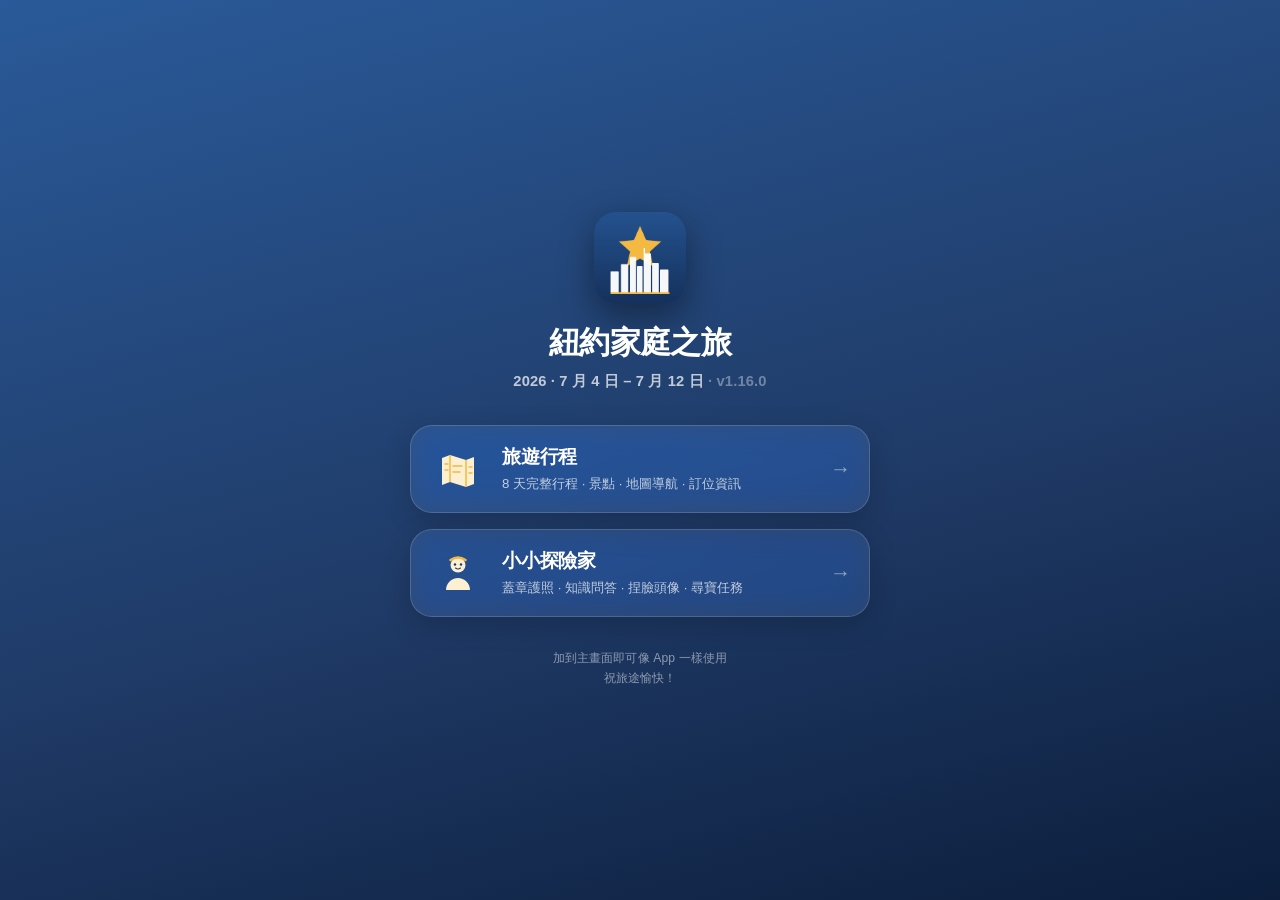
<file: index.html>
<!DOCTYPE html>
<html lang="zh-TW">
<head>
<meta charset="UTF-8">
<link rel="icon" type="image/svg+xml" href="favicon/app-icon.svg">
<link rel="icon" type="image/png" sizes="32x32" href="favicon/favicon-32x32.png">
<link rel="icon" type="image/png" sizes="16x16" href="favicon/favicon-16x16.png">
<meta name="viewport" content="width=device-width, initial-scale=1.0, viewport-fit=cover">
<meta name="theme-color" content="#1F3A66">
<meta name="apple-mobile-web-app-capable" content="yes">
<meta name="apple-mobile-web-app-title" content="紐約之旅">
<link rel="apple-touch-icon" href="[data-uri]">
<title>紐約家庭之旅 · 2026</title>
<style>
*{margin:0;padding:0;box-sizing:border-box}
body{font-family:-apple-system,BlinkMacSystemFont,'SF Pro Display','SF Pro Text','PingFang TC','Helvetica Neue','Microsoft JhengHei','Noto Sans TC',sans-serif;
  background:linear-gradient(165deg,#2A5A99 0%,#1F3A66 58%,#0C1E3C 100%);
  min-height:100dvh;color:#fff;display:flex;flex-direction:column;align-items:center;
  padding:48px 20px;padding-bottom:max(48px,env(safe-area-inset-bottom));}
.wrap{width:100%;max-width:460px;margin:auto}
.hero{text-align:center;margin-bottom:34px}
.hero .ico{width:92px;height:92px;border-radius:22px;display:block;margin:0 auto 18px;box-shadow:0 12px 34px rgba(0,0,0,.4)}
.hero h1{font-size:1.95rem;font-weight:800;letter-spacing:-.02em}
.hero p{font-size:.92rem;opacity:.72;margin-top:8px;font-weight:600;letter-spacing:.01em}
.cards{display:flex;flex-direction:column;gap:16px}
a.card{display:flex;align-items:center;gap:15px;text-decoration:none;color:inherit;
  background:rgba(255,255,255,.09);border:.5px solid rgba(255,255,255,.16);
  border-radius:22px;padding:18px 18px;backdrop-filter:saturate(160%) blur(14px);-webkit-backdrop-filter:saturate(160%) blur(14px);box-shadow:0 8px 28px rgba(0,0,0,.18);transition:transform .18s ease,background .18s ease}
a.card:active{transform:scale(.975);background:rgba(255,255,255,.14)}
a.card:hover{background:rgba(255,255,255,.13)}
.card .emoji{flex-shrink:0;width:58px;display:flex;align-items:center;justify-content:center}.card .emoji svg{width:50px;height:50px}
.card .t{flex:1}
.card .t h2{font-size:1.18rem;font-weight:700;letter-spacing:-.01em;margin-bottom:4px}
.card .t span{font-size:.83rem;opacity:.72;font-weight:500;line-height:1.45;display:block}
.card .arrow{font-size:1.3rem;opacity:.5;font-weight:300}
.foot{text-align:center;margin-top:32px;font-size:.76rem;opacity:.5;font-weight:500;line-height:1.6;letter-spacing:.01em}
@media (prefers-reduced-motion: reduce){*{transition:none!important;animation:none!important}}
</style>
</head>
<body>
<div class="wrap">
  <div class="hero">
    <img class="ico" src="[data-uri]" alt="icon">
    <h1>紐約家庭之旅</h1>
    <p>2026 · 7 月 4 日 – 7 月 12 日<span style="opacity:.5"> · v1.16.0</span></p>
  </div>
  <div class="cards">
    <a class="card" href="./itinerary.html">
      <span class="emoji"><svg viewBox="0 0 100 100"><rect width="100" height="100" rx="0" fill="none"/><path d="M34 22 18 28v54l16-6 32 10 16-6V26l-16 6-32-10z" fill="#FCEFD2"/><path d="M34 22v54M66 32v54" stroke="#F4B942" stroke-width="3" fill="none"/><path d="M24 40h6M24 52h6M40 44h18M40 56h14M72 46h6M72 58h6" stroke="#F4B942" stroke-width="3" stroke-linecap="round"/></svg></span>
      <span class="t"><h2>旅遊行程</h2><span>8 天完整行程 · 景點 · 地圖導航 · 訂位資訊</span></span>
      <span class="arrow">→</span>
    </a>
    <a class="card" href="./kids.html">
      <span class="emoji"><svg viewBox="0 0 100 100"><circle cx="50" cy="34" r="15" fill="#FCEFD2"/><path d="M26 84c0-14 11-24 24-24s24 10 24 24z" fill="#FCEFD2"/><circle cx="44" cy="33" r="2.4" fill="#1B3A6B"/><circle cx="56" cy="33" r="2.4" fill="#1B3A6B"/><path d="M45 40q5 4 10 0" stroke="#1B3A6B" stroke-width="2.2" fill="none" stroke-linecap="round"/><path d="M35 24q15-10 30 0" stroke="#F4B942" stroke-width="5" fill="none" stroke-linecap="round"/></svg></span>
      <span class="t"><h2>小小探險家</h2><span>蓋章護照 · 知識問答 · 捏臉頭像 · 尋寶任務</span></span>
      <span class="arrow">→</span>
    </a>
  </div>
  <div class="foot">加到主畫面即可像 App 一樣使用<br>祝旅途愉快！</div>
</div>
<script>
try{
  const m={name:'紐約家庭之旅',short_name:'紐約之旅',start_url:'./',scope:'./',display:'standalone',background_color:'#1B3A6B',theme_color:'#1B3A6B',orientation:'portrait',icons:[{src:"[data-uri]",sizes:'512x512',type:'image/png',purpose:'any maskable'}]};
  const l=document.createElement('link');l.rel='manifest';l.href='data:application/manifest+json,'+encodeURIComponent(JSON.stringify(m));document.head.appendChild(l);
}catch(e){}
try{ if('serviceWorker' in navigator && location.protocol==='https:'){ navigator.serviceWorker.register('./sw.js',{scope:'./'}).catch(()=>{}); } }catch(e){}
</script>
</body>
</html>
</file>
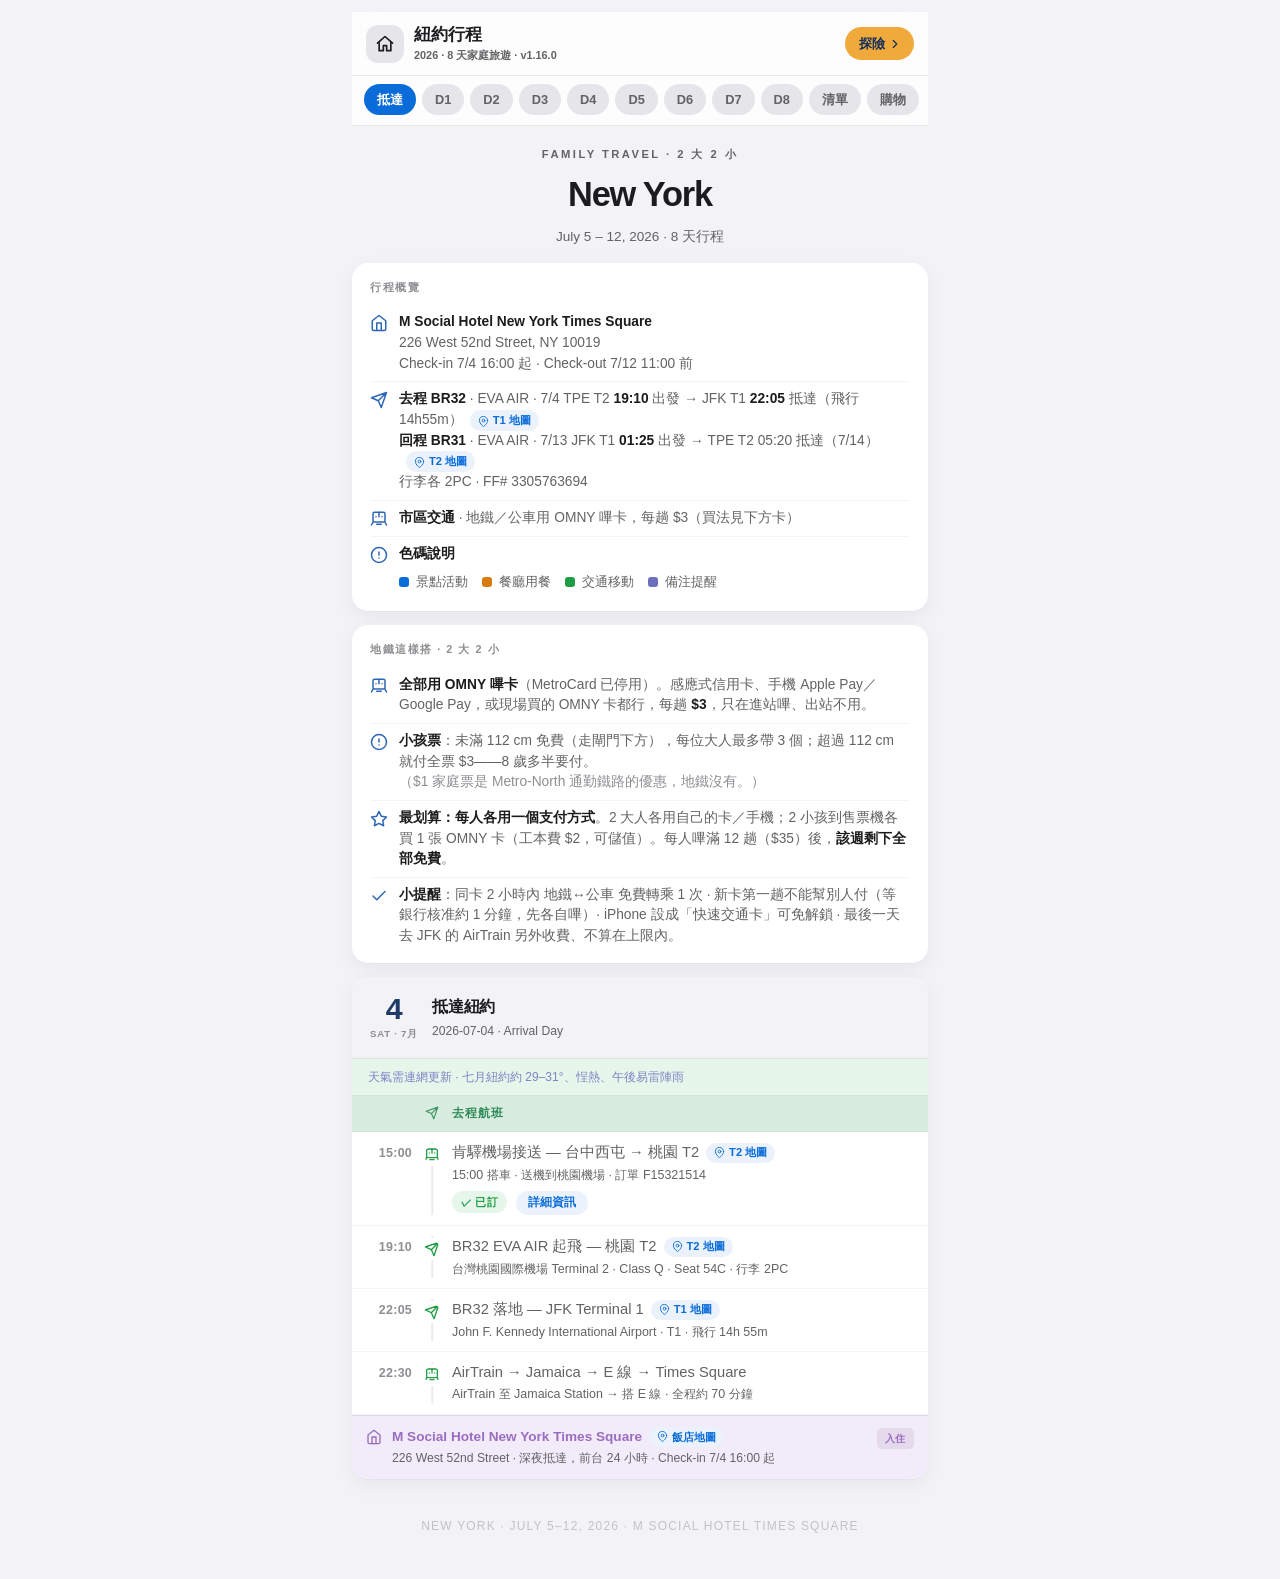
<file: itinerary.html>
<!DOCTYPE html>
<html lang="zh-TW">
<head>
<meta charset="UTF-8">
<meta name="color-scheme" content="light">
<link rel="icon" type="image/svg+xml" href="favicon/app-icon.svg">
<link rel="icon" type="image/png" sizes="32x32" href="favicon/favicon-32x32.png">
<link rel="icon" type="image/png" sizes="16x16" href="favicon/favicon-16x16.png">
<meta name="viewport" content="width=device-width, initial-scale=1.0">
<meta name="theme-color" content="#1F3A66">
<meta name="apple-mobile-web-app-capable" content="yes">
<meta name="apple-mobile-web-app-status-bar-style" content="black-translucent">
<meta name="apple-mobile-web-app-title" content="紐約行程">
<link rel="apple-touch-icon" href="[data-uri]">
<title>New York · July 2026</title>
<style>
:root {
  --bg:       #F2F2F7;
  --bg-2:     #FFFFFF;
  --card:     #FFFFFF;
  --card-2:   #F2F2F7;
  --card-3:   #E5E5EA;
  --line:     rgba(60,60,67,.10);
  --line-l:   rgba(60,60,67,.055);

  --text:     #1C1C1E;
  --text-2:   #636366;
  --text-3:   #8E8E93;
  --text-mute:#C2C2C7;

  --primary:  #1F3A66;
  --primary-d:#16294A;
  --primary-l:#2C66B5;

  --accent:   #F0A93B;
  --accent-ink:#15315C;

  --act:      #0A6CD9;
  --act-bg:   #EBF2FC;
  --act-bg2:  #DBEAFB;

  --food:     #D97A0F;
  --food-bg:  #FCF2E2;
  --food-bg2: #F8E7CC;

  --trans:    #1F9D44;
  --trans-bg: #E6F6EB;
  --trans-bg2:#D6EFDD;

  --note:     #6E6EBE;
  --note-bg:  #ECECF8;
  --warn:     #DD382B;
  --warn-bg:  #FCEAE8;

  --hotel:    #9B6DC0;
  --hotel-bg: #F2EBF9;

  --r-card:   16px;
  --r-btn:    10px;
  --shadow-card: 0 1px 1px rgba(0,0,0,.03), 0 6px 20px rgba(0,0,0,.05);
  --bar-bg:   rgba(255,255,255,.80);
}
/* 行程頁固定淺色（SELA 指定）：不跟隨系統深色模式，故移除 prefers-color-scheme:dark 覆蓋，勿再加回 */
* { box-sizing: border-box; margin: 0; padding: 0; -webkit-tap-highlight-color: rgba(78,143,196,.15); }
html { font-size: 16px; }
body {
  font-family:-apple-system,BlinkMacSystemFont,'SF Pro Text','PingFang TC','Helvetica Neue','Microsoft JhengHei','Noto Sans TC',sans-serif;
  background: var(--bg);
  color: var(--text);
  padding: 12px;
  max-width: 600px;
  margin: 0 auto;
  font-size: 15px;
  line-height: 1.5;
  -webkit-font-smoothing: antialiased;
}

/* ─── ICONS ─── */
svg { display:inline-block; vertical-align:middle; fill:none; stroke:currentColor; stroke-width:2; stroke-linecap:round; stroke-linejoin:round; flex-shrink:0; }

/* ─── PAGE HEADER ─── */
.ph { text-align:center; padding:20px 0 16px; }
.ph-label { font-size:.7rem; letter-spacing:.22em; text-transform:uppercase; color:var(--text-2); margin-bottom:6px; font-weight:600; }
.ph-title { font-size:2.15rem; font-weight:800; letter-spacing:-.035em; color:var(--text); }
.ph-dates { font-size:.85rem; color:var(--text-2); margin-top:6px; }

/* ─── INFO CARD ─── */
.info-card { background:var(--card); border-radius:var(--r-card); margin-bottom:14px; padding:16px 18px; box-shadow:var(--shadow-card); }
.ic-title { font-size:.68rem; font-weight:800; letter-spacing:.14em; text-transform:uppercase; color:var(--text-3); margin-bottom:10px; }
.ic-row { display:flex; align-items:flex-start; gap:11px; padding:7px 0; border-bottom:1px solid var(--line-l); font-size:.86rem; color:var(--text-2); line-height:1.5; }
.ic-row:last-child { border-bottom:none; padding-bottom:0; }
.ic-row svg { flex-shrink:0; margin-top:2px; color:var(--primary-l); width:18px; height:18px; }
.ic-row b { color:var(--text); font-weight:700; }
.legend-row { display:flex; gap:14px; flex-wrap:wrap; font-size:.8rem; color:var(--text-2); margin-top:4px; }
.leg-item { display:flex; align-items:center; gap:7px; }
.leg-dot { width:10px; height:10px; border-radius:3px; flex-shrink:0; }

/* ─── DAY CARD ─── */
.day-card { background:var(--card); border-radius:var(--r-card); margin-bottom:14px; overflow:hidden; box-shadow:var(--shadow-card); }

.day-head {
  padding:16px 18px;
  background:var(--card-2);
  border-bottom:1px solid var(--line);
  display:flex; align-items:center; gap:14px;
}
.date-box { text-align:center; min-width:42px; }
.date-num { font-size:1.9rem; font-weight:800; color:var(--primary); line-height:1; letter-spacing:-.02em; }
.date-wd { font-size:.6rem; color:var(--text-3); letter-spacing:.08em; margin-top:4px; font-weight:600; text-transform:uppercase; }
.day-info { flex:1; min-width:0; }
.day-title { font-size:1.02rem; font-weight:700; color:var(--text); letter-spacing:-.01em; }
.day-sub { font-size:.76rem; color:var(--text-2); margin-top:3px; }

/* ─── SECTION DIVIDERS ─── */
.sec {
  display:grid; grid-template-columns:46px 24px 1fr; gap:0 8px; align-items:center;
  padding:9px 14px;
  font-size:.72rem; font-weight:700; letter-spacing:.1em; text-transform:uppercase;
  border-bottom:1px solid var(--line-l);
}
.s-act   { background:var(--act-bg);   color:var(--act);   }
.s-food  { background:var(--food-bg);  color:var(--food);  }
.s-trans { background:var(--trans-bg); color:var(--trans); }
.s-note  { background:var(--note-bg);  color:var(--note);  }
.sec svg { grid-column:2; justify-self:center; width:14px; height:14px; opacity:.9; }
.sec-l   { grid-column:3; }

/* ─── ROWS ─── */
.row {
  display:grid;
  grid-template-columns:46px 24px 1fr;
  gap:0 8px;
  padding:10px 14px;
  border-bottom:1px solid var(--line-l);
  align-items:start;
}
.row:last-of-type { border-bottom:none; }
.row-t { font-size:.78rem; color:var(--text-3); font-weight:600; padding-top:2px; text-align:right; letter-spacing:.02em; }
.row-i { color:var(--text-3); padding-top:2px; display:flex; justify-content:center; align-items:flex-start; align-self:stretch; position:relative; }
.row-i svg { width:16px; height:16px; position:relative; z-index:1; background:var(--card); border-radius:50%; padding:3px; box-sizing:content-box; }
.row-b { min-width:0; }
.row-name { font-size:.92rem; color:var(--text); font-weight:500; line-height:1.4; }
.row-desc { font-size:.78rem; color:var(--text-2); margin-top:3px; line-height:1.45; }

.r-act   { background:transparent; }
.r-act   .row-i { color:var(--act); }
.r-act   .row-name { color:var(--text); }

.r-food  { background:transparent; }
.r-food  .row-i { color:var(--food); }
.r-food  .row-name { color:var(--text); }

.r-trans { background:transparent; }
.r-trans .row-i { color:var(--trans); }
.r-trans .row-name { color:var(--text-2); font-weight:400; }

.r-note  { background:transparent; }
.r-note  .row-i { color:var(--note); }
.r-note  .row-name { color:var(--text-2); font-weight:400; font-style:italic; }

/* ─── TAGS ─── */
.rtag { display:inline-block; font-size:.67rem; font-weight:700; letter-spacing:.02em; border-radius:980px; padding:3px 9px; margin-top:6px; margin-right:5px; }
.rt-pre  { background:var(--warn-bg);  color:var(--warn);  }
.rt-free { background:var(--act-bg);   color:var(--primary-l); }
.rt-tip  { background:var(--trans-bg); color:var(--trans); }
.rt-done { background:var(--trans-bg); color:var(--trans); font-weight:700; }

/* ─── INFO PANEL ─── */
.info-btn {
  display:inline-flex; align-items:center; gap:5px;
  margin-top:7px;
  font-size:.74rem; font-weight:600; color:var(--act);
  background:var(--act-bg); border:none; border-radius:980px;
  padding:4px 12px; cursor:pointer; transition:opacity .15s, background .15s;
}
.info-btn:hover { background:var(--act-bg2); }
.info-btn:active { opacity:.55; }
.info-panel { display:none; margin:0; padding:0 14px 0 78px; background:var(--bg-2); border-bottom:1px solid var(--line-l); }
.info-panel.open { display:block; }
.ip-row { display:flex; gap:10px; padding:7px 0; border-bottom:1px solid var(--line-l); font-size:.82rem; }
.ip-row:last-child { border-bottom:none; }
.ip-label { color:var(--text-3); font-weight:600; min-width:52px; flex-shrink:0; }
.ip-text  { color:var(--text-2); line-height:1.5; }
.ip-text b { color:var(--text); }

/* ─── HOTEL STRIP ─── */
.hotel-strip {
  display:flex; align-items:flex-start; gap:10px;
  padding:11px 14px;
  background:var(--hotel-bg);
  border-top:1px solid var(--line);
}
.hotel-strip > svg { color:var(--hotel); width:16px; height:16px; margin-top:2px; flex-shrink:0; }
.hs-body { flex:1; min-width:0; }
.hs-name { font-size:.85rem; font-weight:600; color:var(--hotel); }
.hs-detail { font-size:.76rem; color:var(--text-2); margin-top:2px; }
.hbadge { font-size:.63rem; font-weight:700; letter-spacing:.07em; text-transform:uppercase; border-radius:5px; padding:3px 8px; flex-shrink:0; margin-top:1px; }
.hb-in   { background:rgba(160,138,176,.18); color:var(--hotel); }
.hb-out  { background:rgba(160,138,176,.12); color:var(--text-2); }
.hb-stay { background:rgba(160,138,176,.10); color:var(--text-3); }

/* ─── CHECKLIST ─── */
.checklist-card { background:var(--card); border-radius:var(--r-card); margin-bottom:14px; padding:16px 18px; box-shadow:var(--shadow-card); }
.cl-title { font-size:.68rem; font-weight:800; letter-spacing:.14em; text-transform:uppercase; color:var(--text-3); margin-bottom:12px; }
.cl-item { display:flex; align-items:flex-start; gap:10px; padding:8px 0; border-bottom:1px solid var(--line-l); }
.cl-item:last-child { border-bottom:none; padding-bottom:0; }
.cl-box { width:20px; height:20px; border:1.5px solid var(--text-mute); border-radius:6px; flex-shrink:0; margin-top:1px; cursor:pointer; display:flex; align-items:center; justify-content:center; transition:background .15s,border-color .15s; }
.cl-box.done { background:var(--act); border-color:var(--act); }
.cl-box.done::after { content:'✓'; font-size:11px; color:#fff; font-weight:700; }
.cl-label { font-size:.86rem; color:var(--text); font-weight:500; }
.cl-sub { font-size:.76rem; color:var(--text-2); margin-top:2px; }

footer {
  text-align:center; padding:24px 0 32px;
  font-size:.75rem; letter-spacing:.1em; text-transform:uppercase; color:var(--text-mute);
}

.map-link { display:inline-flex; align-items:center; gap:4px; margin-left:7px; font-size:.7rem; font-weight:600; color:var(--act); text-decoration:none; background:var(--act-bg); border:none; border-radius:980px; padding:2px 8px; vertical-align:middle; white-space:nowrap; transition:opacity .15s; }
.map-link:hover { background:var(--act-bg2); }
.map-link:active { opacity:.55; }
.map-link svg { width:11px; height:11px; stroke:var(--act); }

.topbar{position:sticky;top:0;z-index:50;background:transparent;padding:calc(env(safe-area-inset-top) + 12px) 14px 12px;display:flex;align-items:center;gap:10px}
.topbar-home{display:flex;align-items:center;justify-content:center;width:38px;height:38px;border-radius:12px;background:var(--card-3);color:var(--text);text-decoration:none;flex-shrink:0;transition:opacity .15s}
.topbar-home:active{opacity:.6}
.topbar-home:active{background:var(--line)}
.topbar-home svg{width:20px;height:20px}
.topbar-mid{flex:1;min-width:0}
.topbar .topbar-title{font-size:1.05rem;font-weight:900;color:var(--text);line-height:1.3}
.topbar .topbar-sub{font-size:.68rem;color:var(--text-2);margin-top:1px;font-weight:600}
.topbar-switch{display:flex;align-items:center;gap:3px;background:var(--accent);color:var(--accent-ink);border-radius:980px;padding:7px 12px 7px 14px;font-size:.8rem;font-weight:800;text-decoration:none;flex-shrink:0;transition:opacity .15s}
.topbar-switch:active{opacity:.6}
.topbar-switch svg{width:14px;height:14px}

.stickytop{position:sticky;top:0;z-index:50;background:var(--bar-bg);backdrop-filter:saturate(180%) blur(20px);-webkit-backdrop-filter:saturate(180%) blur(20px);border-bottom:.5px solid var(--line)}
.topbar{position:static!important;box-shadow:none!important}
.daynav{display:flex;gap:6px;overflow-x:auto;background:transparent;padding:8px 12px 10px;-webkit-overflow-scrolling:touch;scrollbar-width:none;border-top:.5px solid var(--line)}
.daynav::-webkit-scrollbar{display:none}
.daychip{flex-shrink:0;color:var(--text-2);text-decoration:none;font-size:.8rem;font-weight:700;padding:6px 13px;border-radius:980px;background:var(--card-3);white-space:nowrap;transition:opacity .15s}
.daychip:active{opacity:.55}
.daychip.active{background:var(--act);color:#fff}
.day-card{scroll-margin-top:112px}
.cl-item{transition:opacity .15s}
.cl-item:active{opacity:.6}
@media (prefers-reduced-motion: reduce){*{transition:none!important;animation:none!important;scroll-behavior:auto!important}}
.view{display:none}
.view.on{display:block}
.daynav .daychip{cursor:pointer}
.wxbar{display:flex;align-items:center;gap:10px;flex-wrap:wrap;padding:9px 16px;background:var(--trans-bg);border-bottom:1px solid var(--line);font-size:13px;color:var(--text)}
.wxbar .wx-ic{font-size:17px;line-height:1}
.wxbar .wx-tx{font-weight:600}
.wxbar .wx-tp{font-weight:700}
.wxbar .wx-hi{color:var(--food)}
.wxbar .wx-lo{color:var(--act)}
.wxbar .wx-rn{color:var(--act);font-weight:600}
.wxbar .wx-na,.wxbar .wx-load{color:var(--note);font-weight:500;font-size:12px;opacity:.85}
.cl-note{font-size:.74rem;color:var(--text-2);line-height:1.55;background:var(--act-bg);border-radius:10px;padding:9px 11px;margin:2px 0 12px}
.cl-note:last-child{margin:10px 0 0}
.shop-cat{padding:10px 0;border-bottom:1px solid var(--line-l)}
.shop-cat:last-of-type{border-bottom:none}
.shop-cat-h{font-size:.9rem;font-weight:700;color:var(--text);margin-bottom:3px}
.shop-cat-d{font-size:.74rem;color:var(--text-2);margin-bottom:7px}
.shop-tags{display:flex;flex-wrap:wrap;gap:6px}
.shop-tags span{font-size:.76rem;background:var(--act-bg);color:var(--text);padding:4px 9px;border-radius:20px;white-space:nowrap}
.row-i::before{content:'';position:absolute;left:50%;top:0;bottom:0;width:1.5px;transform:translateX(-50%);background:var(--line);z-index:0}
.row:last-of-type .row-i::before{bottom:50%}
</style>
</head>
<body>

<!-- SVG DEFS -->
<svg width="0" height="0" style="position:absolute">
<defs>
  <symbol id="i-pin"    viewBox="0 0 24 24"><path d="M21 10c0 7-9 13-9 13S3 17 3 10a9 9 0 0118 0z"/><circle cx="12" cy="10" r="3"/></symbol>
  <symbol id="i-hotel"  viewBox="0 0 24 24"><path d="M3 9l9-7 9 7v11a2 2 0 01-2 2H5a2 2 0 01-2-2z"/><polyline points="9 22 9 12 15 12 15 22"/></symbol>
  <symbol id="i-plane"  viewBox="0 0 24 24"><path d="M22 2L11 13M22 2l-7 20-4-9-9-4 20-7z"/></symbol>
  <symbol id="i-train"  viewBox="0 0 24 24"><rect x="4" y="3" width="16" height="13" rx="2"/><path d="M4 16l-2 4M20 16l2 4M9 19h6M8 9h.01M16 9h.01"/><line x1="12" y1="3" x2="12" y2="9"/></symbol>
  <symbol id="i-walk"   viewBox="0 0 24 24"><circle cx="12" cy="5" r="1.5"/><path d="M9 10l1 6m4-6l-1 6M9 16l-2 4M15 16l2 4"/><path d="M8 10h8"/></symbol>
  <symbol id="i-star"   viewBox="0 0 24 24"><polygon points="12 2 15.09 8.26 22 9.27 17 14.14 18.18 21.02 12 17.77 5.82 21.02 7 14.14 2 9.27 8.91 8.26 12 2"/></symbol>
  <symbol id="i-food"   viewBox="0 0 24 24"><path d="M18 8h1a4 4 0 010 8h-1M2 8h16v9a4 4 0 01-4 4H6a4 4 0 01-4-4V8zM6 1v3M10 1v3M14 1v3"/></symbol>
  <symbol id="i-camera" viewBox="0 0 24 24"><path d="M23 19a2 2 0 01-2 2H3a2 2 0 01-2-2V8a2 2 0 012-2h4l2-3h6l2 3h4a2 2 0 012 2z"/><circle cx="12" cy="13" r="4"/></symbol>
  <symbol id="i-museum" viewBox="0 0 24 24"><rect x="3" y="18" width="18" height="3"/><rect x="3" y="10" width="3" height="8"/><rect x="10.5" y="10" width="3" height="8"/><rect x="18" y="10" width="3" height="8"/><polygon points="12 2 2 9 22 9"/></symbol>
  <symbol id="i-park"   viewBox="0 0 24 24"><path d="M12 22V12M5 17c0-5 7-10 7-10s7 5 7 10"/><path d="M3 22h18"/></symbol>
  <symbol id="i-shop"   viewBox="0 0 24 24"><path d="M6 2L3 6v14a2 2 0 002 2h14a2 2 0 002-2V6l-3-4zM3 6h18M16 10a4 4 0 01-8 0"/></symbol>
  <symbol id="i-show"   viewBox="0 0 24 24"><polygon points="5 3 19 12 5 21 5 3"/></symbol>
  <symbol id="i-swim"   viewBox="0 0 24 24"><path d="M2 12h2a4 4 0 014-4 4 4 0 014 4 4 4 0 004-4 4 4 0 014 4h2M2 17c2 2 4 2 6 0s4-2 6 0 4 2 6 0"/></symbol>
  <symbol id="i-ice"    viewBox="0 0 24 24"><line x1="12" y1="2" x2="12" y2="22"/><path d="M17 5H9.5a3.5 3.5 0 000 7h5a3.5 3.5 0 010 7H6"/></symbol>
  <symbol id="i-check"  viewBox="0 0 24 24"><polyline points="20 6 9 17 4 12"/></symbol>
  <symbol id="i-info"   viewBox="0 0 24 24"><circle cx="12" cy="12" r="10"/><line x1="12" y1="8" x2="12" y2="12"/><line x1="12" y1="16" x2="12.01" y2="16"/></symbol>
  <symbol id="i-sky"    viewBox="0 0 24 24"><path d="M18 8h1a4 4 0 010 8h-1M2 8h16v9a4 4 0 01-4 4H6a4 4 0 01-4-4V8z"/></symbol>
  <symbol id="i-bridge" viewBox="0 0 24 24"><path d="M3 17V7M21 17V7M3 12h18M7 7c0 3-4 5-4 5M17 7c0 3 4 5 4 5M7 7h10"/></symbol>
  <symbol id="i-bag"    viewBox="0 0 24 24"><path d="M16 4h2a2 2 0 012 2v14a2 2 0 01-2 2H6a2 2 0 01-2-2V6a2 2 0 012-2h2"/><rect x="8" y="2" width="8" height="4" rx="1"/></symbol>
  <symbol id="i-clock"  viewBox="0 0 24 24"><circle cx="12" cy="12" r="10"/><polyline points="12 6 12 12 16 14"/></symbol>
<symbol id="i-map" viewBox="0 0 24 24"><path d="M21 10c0 7-9 13-9 13S3 17 3 10a9 9 0 0118 0z"/><circle cx="12" cy="10" r="3"/></symbol>
</defs>
</svg>

<!-- ─── PAGE HEADER ─── -->
<div class="stickytop"><div class="topbar">
  <a href="index.html" class="topbar-home" aria-label="回首頁"><svg viewBox="0 0 24 24" fill="none" stroke="currentColor" stroke-width="2.2" stroke-linecap="round" stroke-linejoin="round"><path d="M3 11l9-8 9 8"/><path d="M5 10v10h5v-6h4v6h5V10"/></svg></a>
  <div class="topbar-mid">
    <div class="topbar-title">紐約行程</div>
    <div class="topbar-sub">2026 · 8 天家庭旅遊 · v1.16.0</div>
  </div>
  <a href="kids.html" class="topbar-switch">探險<svg viewBox="0 0 24 24" fill="none" stroke="currentColor" stroke-width="2.6" stroke-linecap="round" stroke-linejoin="round"><path d="M9 6l6 6-6 6"/></svg></a>
</div>
<div class="daynav" id="daynav"><a href="#" class="daychip" data-day="4">抵達</a><a href="#" class="daychip" data-day="5">D1</a><a href="#" class="daychip" data-day="6">D2</a><a href="#" class="daychip" data-day="7">D3</a><a href="#" class="daychip" data-day="8">D4</a><a href="#" class="daychip" data-day="9">D5</a><a href="#" class="daychip" data-day="10">D6</a><a href="#" class="daychip" data-day="11">D7</a><a href="#" class="daychip" data-day="12">D8</a><a href="#" class="daychip" data-day="list">清單</a><a href="#" class="daychip" data-day="shop">購物</a></div></div>
<div class="ph">
  <div class="ph-label">Family Travel · 2 大 2 小</div>
  <div class="ph-title">New York</div>
  <div class="ph-dates">July 5 – 12, 2026 · 8 天行程</div>
</div>

<!-- ─── INFO CARD ─── -->
<div class="info-card view" data-view="4">
  <div class="ic-title">行程概覽</div>
  <div class="ic-row"><svg><use href="#i-hotel"/></svg><div><b>M Social Hotel New York Times Square</b><br>226 West 52nd Street, NY 10019<br>Check-in 7/4 16:00 起 · Check-out 7/12 11:00 前</div></div>
  <div class="ic-row"><svg><use href="#i-plane"/></svg><div>
    <b>去程 BR32</b> · EVA AIR · 7/4 TPE T2 <b>19:10</b> 出發 → JFK T1 <b>22:05</b> 抵達（飛行 14h55m）<a href="https://www.google.com/maps/search/?api=1&query=JFK+Airport+Terminal+1+Queens+New+York" target="_blank" rel="noopener" class="map-link"><svg><use href="#i-map"/></svg>T1 地圖</a><br>
    <b>回程 BR31</b> · EVA AIR · 7/13 JFK T1 <b>01:25</b> 出發 → TPE T2 05:20 抵達（7/14）<a href="https://www.google.com/maps/search/?api=1&query=Taiwan+Taoyuan+International+Airport+Terminal+2" target="_blank" rel="noopener" class="map-link"><svg><use href="#i-map"/></svg>T2 地圖</a><br>
    行李各 2PC · FF# 3305763694
  </div></div>
  <div class="ic-row"><svg><use href="#i-train"/></svg><div><b>市區交通</b> · 地鐵／公車用 OMNY 嗶卡，每趟 $3（買法見下方卡）</div></div>
  <div class="ic-row" style="padding-bottom:4px;border-bottom:none;">
    <svg><use href="#i-info"/></svg>
    <div>
      <div style="margin-bottom:8px;font-weight:600;color:var(--text)">色碼說明</div>
      <div class="legend-row">
        <div class="leg-item"><div class="leg-dot" style="background:var(--act)"></div>景點活動</div>
        <div class="leg-item"><div class="leg-dot" style="background:var(--food)"></div>餐廳用餐</div>
        <div class="leg-item"><div class="leg-dot" style="background:var(--trans)"></div>交通移動</div>
        <div class="leg-item"><div class="leg-dot" style="background:var(--note)"></div>備注提醒</div>
      </div>
    </div>
  </div>
</div>

<!-- ─── SUBWAY / OMNY 濃縮指南 ─── -->
<div class="info-card view" data-view="4">
  <div class="ic-title">地鐵這樣搭 · 2 大 2 小</div>
  <div class="ic-row"><svg><use href="#i-train"/></svg><div><b>全部用 OMNY 嗶卡</b>（MetroCard 已停用）。感應式信用卡、手機 Apple&nbsp;Pay／Google&nbsp;Pay，或現場買的 OMNY 卡都行，每趟 <b>$3</b>，只在進站嗶、出站不用。</div></div>
  <div class="ic-row"><svg><use href="#i-info"/></svg><div><b>小孩票</b>：未滿 112&nbsp;cm 免費（走閘門下方），每位大人最多帶 3 個；超過 112&nbsp;cm 就付全票 $3——8 歲多半要付。<br><span style="color:var(--text-3)">（$1 家庭票是 Metro-North 通勤鐵路的優惠，地鐵沒有。）</span></div></div>
  <div class="ic-row"><svg><use href="#i-star"/></svg><div><b>最划算：每人各用一個支付方式</b>。2 大人各用自己的卡／手機；2 小孩到售票機各買 1 張 OMNY 卡（工本費 $2，可儲值）。每人嗶滿 12 趟（$35）後，<b>該週剩下全部免費</b>。</div></div>
  <div class="ic-row" style="border-bottom:none"><svg><use href="#i-check"/></svg><div><b>小提醒</b>：同卡 2 小時內 地鐵↔公車 免費轉乘 1 次 · 新卡第一趟不能幫別人付（等銀行核准約 1 分鐘，先各自嗶）· iPhone 設成「快速交通卡」可免解鎖 · 最後一天去 JFK 的 AirTrain 另外收費、不算在上限內。</div></div>
</div>

<!-- ═══ ARRIVAL · 7/4 ═══ -->
<div class="day-card view" id="day-4" data-view="4">
  <div class="day-head">
    <div class="date-box"><div class="date-num">4</div><div class="date-wd">SAT · 7月</div></div>
    <div class="day-info"><div class="day-title">抵達紐約</div><div class="day-sub">2026-07-04 · Arrival Day</div></div>
  </div>
  <div class="wxbar" data-date="2026-07-04"><span class="wx-load">天氣載入中…</span></div>

  <div class="sec s-trans" style="border-left-color:#2E8B57;color:#2E8B57;background:#D8ECE0;"><svg><use href="#i-plane"/></svg><span class="sec-l">去程航班</span></div>
  <div class="row r-trans">
    <div class="row-t">15:00</div>
    <div class="row-i"><svg><use href="#i-train"/></svg></div>
    <div class="row-b">
      <div class="row-name">肯驛機場接送 — 台中西屯 → 桃園 T2<a href="https://www.google.com/maps/search/?api=1&query=Taiwan+Taoyuan+International+Airport+Terminal+2" target="_blank" rel="noopener" class="map-link"><svg><use href="#i-map"/></svg>T2 地圖</a></div>
      <div class="row-desc">15:00 搭車 · 送機到桃園機場 · 訂單 F15321514</div>
      <span class="rtag rt-done">✓ 已訂</span>
      <button class="info-btn" onclick="toggleInfo(this)">詳細資訊</button>
    </div>
  </div>
  <div class="info-panel">
    <div class="ip-row"><div class="ip-label">訂單</div><div class="ip-text">肯驛 SmartTicket · 出國送機 · 訂單編號 F15321514</div></div>
    <div class="ip-row"><div class="ip-label">時間</div><div class="ip-text">2026/7/4 15:00 台中市西屯區搭車 → 桃園機場（車程約 1.5 小時）</div></div>
    <div class="ip-row"><div class="ip-label">⚠ 航廈</div><div class="ip-text">票卡寫「第1航廈」有誤——長榮 BR32 在桃園是<b>第2航廈</b>報到，請告知司機停 <b>T2</b>，或向肯驛確認更正</div></div>
    <div class="ip-row"><div class="ip-label">司機資訊</div><div class="ip-text">出國前一天（7/3）晚上 6 點後提供司機姓名／電話／車牌</div></div>
    <div class="ip-row"><div class="ip-label">客戶</div><div class="ip-text">林*儒 · 0932***248</div></div>
  </div>
  <div class="row r-trans">
    <div class="row-t">19:10</div>
    <div class="row-i"><svg><use href="#i-plane"/></svg></div>
    <div class="row-b">
      <div class="row-name">BR32 EVA AIR 起飛 — 桃園 T2<a href="https://www.google.com/maps/search/?api=1&query=Taiwan+Taoyuan+International+Airport+Terminal+2" target="_blank" rel="noopener" class="map-link"><svg><use href="#i-map"/></svg>T2 地圖</a></div>
      <div class="row-desc">台灣桃園國際機場 Terminal 2 · Class Q · Seat 54C · 行李 2PC</div>
    </div>
  </div>
  <div class="row r-trans">
    <div class="row-t">22:05</div>
    <div class="row-i"><svg><use href="#i-plane"/></svg></div>
    <div class="row-b">
      <div class="row-name">BR32 落地 — JFK Terminal 1<a href="https://www.google.com/maps/search/?api=1&query=JFK+Airport+Terminal+1+Queens+New+York" target="_blank" rel="noopener" class="map-link"><svg><use href="#i-map"/></svg>T1 地圖</a></div>
      <div class="row-desc">John F. Kennedy International Airport · T1 · 飛行 14h 55m</div>
    </div>
  </div>
  <div class="row r-trans">
    <div class="row-t">22:30</div>
    <div class="row-i"><svg><use href="#i-train"/></svg></div>
    <div class="row-b">
      <div class="row-name">AirTrain → Jamaica → E 線 → Times Square</div>
      <div class="row-desc">AirTrain 至 Jamaica Station → 搭 E 線 · 全程約 70 分鐘</div>
    </div>
  </div>
  <div class="hotel-strip">
    <svg><use href="#i-hotel"/></svg>
    <div class="hs-body">
      <div class="hs-name">M Social Hotel New York Times Square<a href="https://www.google.com/maps/place/?q=place_id:ChIJfUjfDstYwokRV2zVbFJYTDs" target="_blank" rel="noopener" class="map-link"><svg><use href="#i-map"/></svg>飯店地圖</a></div>
      <div class="hs-detail">226 West 52nd Street · 深夜抵達，前台 24 小時 · Check-in 7/4 16:00 起</div>
    </div>
    <span class="hbadge hb-in">入住</span>
  </div>
</div>

<!-- ═══ DAY 1 · 7/5 ═══ -->
<div class="day-card view" id="day-5" data-view="5">
  <div class="day-head">
    <div class="date-box"><div class="date-num">5</div><div class="date-wd">SUN · 7月</div></div>
    <div class="day-info"><div class="day-title">Yankee Stadium</div><div class="day-sub">2026-07-05 · Day 1</div></div>
  </div>
  <div class="wxbar" data-date="2026-07-05"><span class="wx-load">天氣載入中…</span></div>

  <div class="sec s-act"><svg><use href="#i-star"/></svg><span class="sec-l">時差日 · 睡飽再出發</span></div>
  <div class="row r-note">
    <div class="row-t">上午</div>
    <div class="row-i"><svg><use href="#i-info"/></svg></div>
    <div class="row-b"><div class="row-name">前一晚才落地，上午慢慢來</div><div class="row-desc">在時代廣場附近吃早午餐、補時差，不用趕</div></div>
  </div>
  <div class="sec s-trans"><svg><use href="#i-train"/></svg><span class="sec-l">前往球場</span></div>
  <div class="row r-trans">
    <div class="row-t">11:00</div>
    <div class="row-i"><svg><use href="#i-train"/></svg></div>
    <div class="row-b"><div class="row-name">飯店出發，搭 D 線前往 Bronx</div><div class="row-desc">Times Square → 161st St-Yankee Stadium · 約 25–30 分鐘</div></div>
  </div>

  <div class="sec s-act"><svg><use href="#i-star"/></svg><span class="sec-l">球賽 · 洋基 vs 雙城</span></div>
  <div class="row r-act">
    <div class="row-t">11:45</div>
    <div class="row-i"><svg><use href="#i-camera"/></svg></div>
    <div class="row-b">
      <div class="row-name">Yankee Stadium — 先衝 Monument Park<a href="https://www.google.com/maps/place/?q=place_id:ChIJcWnnWiz0wokRCB6aVdnDQEk" target="_blank" rel="noopener" class="map-link"><svg><use href="#i-map"/></svg>地圖</a></div>
      <div class="row-desc">1 E 161st St, Bronx · 開門約 11:35（賽前 2 小時）· Monument Park 先到先看</div>
      <span class="rtag rt-done">✓ 已訂票</span>
      <button class="info-btn" onclick="toggleInfo(this)">詳細資訊</button>
    </div>
  </div>
  <div class="info-panel">
    <div class="ip-row"><div class="ip-label">票券</div><div class="ip-text">✓ 已訂 · 7/5（日）13:35 vs 雙城 · 420B 區 11 排 14–17 號（4 張）· Order# 1071159453</div></div>
    <div class="ip-row"><div class="ip-label">座位</div><div class="ip-text">400 層上層看台、四人連號；午後日場較曬，帽子防曬水壺</div></div>
    <div class="ip-row"><div class="ip-label">建議</div><div class="ip-text">Monument Park 賽前約 45 分鐘關閉，一進場先去</div></div>
  </div>
  <div class="row r-food">
    <div class="row-t">12:45</div>
    <div class="row-i"><svg><use href="#i-food"/></svg></div>
    <div class="row-b"><div class="row-name">午餐 — 球場美食</div><div class="row-desc">美式球場 · Yankee Stadium 內（熱狗、雞肉條）</div></div>
  </div>
  <div class="row r-act">
    <div class="row-t">13:35</div>
    <div class="row-i"><svg><use href="#i-star"/></svg></div>
    <div class="row-b"><div class="row-name">比賽開打 — 洋基 vs 明尼蘇達雙城</div><div class="row-desc">約 16:30 結束 · 七局伸展全場合唱「New York, New York」</div></div>
  </div>
  <div class="row r-trans">
    <div class="row-t">賽後</div>
    <div class="row-i"><svg><use href="#i-train"/></svg></div>
    <div class="row-b"><div class="row-name">搭地鐵返回 Midtown</div></div>
  </div>

  <div class="sec s-food"><svg><use href="#i-food"/></svg><span class="sec-l">晚餐</span></div>
  <div class="row r-food">
    <div class="row-t">19:00</div>
    <div class="row-i"><svg><use href="#i-food"/></svg></div>
    <div class="row-b">
      <div class="row-name">晚餐 — The Halal Guys<a href="https://www.google.com/maps/search/?api=1&query=The+Halal+Guys+46th+St+New+York" target="_blank" rel="noopener" class="map-link"><svg><use href="#i-map"/></svg>地圖</a></div>
      <div class="row-desc">中東 Halal · 46th St & 6th Ave · 步行可達</div>
      <button class="info-btn" onclick="toggleInfo(this)">詳細資訊</button>
    </div>
  </div>
  <div class="info-panel">
    <div class="ip-row"><div class="ip-label">地址</div><div class="ip-text">307 W 46th St（室內版）或 53rd & 6th（路邊攤）</div></div>
    <div class="ip-row"><div class="ip-label">特色</div><div class="ip-text">紐約最著名街頭 Halal，白醬拌飯 / 雞肉捲超人氣</div></div>
    <div class="ip-row"><div class="ip-label">價格</div><div class="ip-text">$8–14，快速方便</div></div>
  </div>

  <div class="hotel-strip">
    <svg><use href="#i-hotel"/></svg>
    <div class="hs-body"><div class="hs-name">M Social Hotel New York Times Square</div><div class="hs-detail">226 West 52nd Street · 步行 10 分鐘回飯店</div></div>
    <span class="hbadge hb-stay">住宿中</span>
  </div>
</div>

<!-- ═══ DAY 2 · 7/6 ═══ -->
<div class="day-card view" id="day-6" data-view="6">
  <div class="day-head">
    <div class="date-box"><div class="date-num">6</div><div class="date-wd">MON · 7月</div></div>
    <div class="day-info"><div class="day-title">Museum Day</div><div class="day-sub">2026-07-06 · Day 2 · AMNH → Met → Central Park</div></div>
  </div>
  <div class="wxbar" data-date="2026-07-06"><span class="wx-load">天氣載入中…</span></div>

  <div class="sec s-trans"><svg><use href="#i-train"/></svg><span class="sec-l">前往 Upper West Side</span></div>
  <div class="row r-trans">
    <div class="row-t">08:50</div>
    <div class="row-i"><svg><use href="#i-train"/></svg></div>
    <div class="row-b"><div class="row-name">搭 B/C 線至 81st St</div><div class="row-desc">Times Square → 81st St-Museum of Natural History · 約 15 分</div></div>
  </div>

  <div class="sec s-act"><svg><use href="#i-museum"/></svg><span class="sec-l">上午博物館</span></div>
  <div class="row r-act">
    <div class="row-t">10:00</div>
    <div class="row-i"><svg><use href="#i-museum"/></svg></div>
    <div class="row-b">
      <div class="row-name">American Museum of Natural History<a href="https://www.google.com/maps/place/?q=place_id:ChIJCXoPsPRYwokRsV1MYnKBfaI" target="_blank" rel="noopener" class="map-link"><svg><use href="#i-map"/></svg>地圖</a></div>
      <div class="row-desc">恐龍廳 · 藍鯨廳 · 天文館 · 200 Central Park W</div>
      <span class="rtag rt-pre">✓ 已訂 7/6</span>
      <button class="info-btn" onclick="toggleInfo(this)">詳細資訊</button>
    </div>
  </div>
  <div class="info-panel">
    <div class="ip-row"><div class="ip-label">耗時</div><div class="ip-text">建議 2 小時，有孩子可能更久</div></div>
    <div class="ip-row"><div class="ip-label">重點</div><div class="ip-text">恐龍廳（第四樓）·藍鯨模型（海洋廳）· Rose Center 天文館</div></div>
    <div class="ip-row"><div class="ip-label">票價</div><div class="ip-text">成人 $28，孩童 $16，建議提前網購</div></div>
  </div>
  <div class="row r-food">
    <div class="row-t">12:15</div>
    <div class="row-i"><svg><use href="#i-food"/></svg></div>
    <div class="row-b"><div class="row-name">午餐 — Shake Shack<a href="https://www.google.com/maps/search/?api=1&query=Shake+Shack+Upper+West+Side+New+York" target="_blank" rel="noopener" class="map-link"><svg><use href="#i-map"/></svg>地圖</a></div><div class="row-desc">漢堡 · Upper West Side 分店</div></div>
  </div>

  <div class="sec s-act"><svg><use href="#i-museum"/></svg><span class="sec-l">下午博物館</span></div>
  <div class="row r-act">
    <div class="row-t">13:30</div>
    <div class="row-i"><svg><use href="#i-museum"/></svg></div>
    <div class="row-b">
      <div class="row-name">The Metropolitan Museum of Art<a href="https://www.google.com/maps/place/?q=place_id:ChIJb8Jg9pZYwokR-qHGtvSkLzs" target="_blank" rel="noopener" class="map-link"><svg><use href="#i-map"/></svg>地圖</a></div>
      <div class="row-desc">精華路線：丹鐸神廟＋盔甲廳＋頂樓花園 · 1000 5th Ave</div>
      <span class="rtag rt-tip">週三公休，今日週一正常</span>
      <button class="info-btn" onclick="toggleInfo(this)">詳細資訊</button>
    </div>
  </div>
  <div class="info-panel">
    <div class="ip-row"><div class="ip-label">建議</div><div class="ip-text">挑精華～1.5 小時：丹鐸神廟（埃及）＋盔甲廳（騎士盔甲，小孩最愛）＋頂樓花園俯瞰中央公園；孩子累了可直接跳過</div></div>
    <div class="ip-row"><div class="ip-label">票價</div><div class="ip-text">外國訪客全票約 $30，12 歲以下免費</div></div>
    <div class="ip-row"><div class="ip-label">注意</div><div class="ip-text"><b>週三公休</b>，7/6 為週一正常開放（週一開到 17:00）</div></div>
  </div>
  <div class="row r-act">
    <div class="row-t">15:30</div>
    <div class="row-i"><svg><use href="#i-park"/></svg></div>
    <div class="row-b"><div class="row-name">Central Park — Bethesda Fountain 散步<a href="https://www.google.com/maps/search/?api=1&query=Bethesda+Fountain+Central+Park+New+York" target="_blank" rel="noopener" class="map-link"><svg><use href="#i-map"/></svg>地圖</a></div><div class="row-desc">兩館之間步行可達 · 孩子跑跑放電</div><span class="rtag rt-free">免費</span></div>
  </div>

  <div class="sec s-food"><svg><use href="#i-food"/></svg><span class="sec-l">晚餐</span></div>
  <div class="row r-food">
    <div class="row-t">18:30</div>
    <div class="row-i"><svg><use href="#i-food"/></svg></div>
    <div class="row-b">
      <div class="row-name">晚餐 — Jacob's Pickles<a href="https://www.google.com/maps/search/?api=1&query=Jacobs+Pickles+509+Amsterdam+Ave+New+York" target="_blank" rel="noopener" class="map-link"><svg><use href="#i-map"/></svg>地圖</a></div>
      <div class="row-desc">美式南方菜 · Upper West Side · 炸雞 / 餅乾招牌</div>
      <button class="info-btn" onclick="toggleInfo(this)">詳細資訊</button>
    </div>
  </div>
  <div class="info-panel">
    <div class="ip-row"><div class="ip-label">地址</div><div class="ip-text">509 Amsterdam Ave, Upper West Side</div></div>
    <div class="ip-row"><div class="ip-label">特色</div><div class="ip-text">美式南方料理，份量大、適合家庭。醃黃瓜（Pickles）是招牌</div></div>
    <div class="ip-row"><div class="ip-label">建議</div><div class="ip-text">尖峰時段排隊，建議 6pm 前到</div></div>
  </div>

  <div class="hotel-strip">
    <svg><use href="#i-hotel"/></svg>
    <div class="hs-body"><div class="hs-name">M Social Hotel New York Times Square</div><div class="hs-detail">搭 B/C 線從 81st St 返回 Times Square</div></div>
    <span class="hbadge hb-stay">住宿中</span>
  </div>
</div>

<!-- ═══ DAY 3 · 7/7 ═══ -->
<div class="day-card view" id="day-7" data-view="7">
  <div class="day-head">
    <div class="date-box"><div class="date-num">7</div><div class="date-wd">TUE · 7月</div></div>
    <div class="day-info"><div class="day-title">Landmarks</div><div class="day-sub">2026-07-07 · Day 3 · 自由女神 → 9/11</div></div>
  </div>
  <div class="wxbar" data-date="2026-07-07"><span class="wx-load">天氣載入中…</span></div>

  <div class="sec s-trans"><svg><use href="#i-train"/></svg><span class="sec-l">前往 Battery Park</span></div>
  <div class="row r-trans">
    <div class="row-t">07:00</div>
    <div class="row-i"><svg><use href="#i-train"/></svg></div>
    <div class="row-b"><div class="row-name">飯店出發，走到 50 St 搭 1 線直達 South Ferry</div><div class="row-desc">約 30–35 分 · 07:35 抵 Battery Park · 07:45 過安檢（登船 8:30，務必提早）</div></div>
  </div>

  <div class="sec s-act"><svg><use href="#i-camera"/></svg><span class="sec-l">自由女神</span></div>
  <div class="row r-act">
    <div class="row-t">08:30</div>
    <div class="row-i"><svg><use href="#i-plane"/></svg></div>
    <div class="row-b">
      <div class="row-name">Statue of Liberty — 登船上自由島（含基座）<a href="https://www.google.com/maps/place/?q=place_id:ChIJPTacEpBQwokRKwIlDXelxkA" target="_blank" rel="noopener" class="map-link"><svg><use href="#i-map"/></svg>地圖</a></div>
      <div class="row-desc">登船時間 8:30（基座票固定登船，非先到先上）· 約 8:45 上島 · 可上基座觀景台</div>
      <span class="rtag rt-pre">已訂 #79051393 · 7/7 登船 8:30 · 基座票</span>
      <button class="info-btn" onclick="toggleInfo(this)">詳細資訊</button>
    </div>
  </div>
  <div class="info-panel">
    <div class="ip-row"><div class="ip-label">票券</div><div class="ip-text">官方 Statue City Cruises · <b>New York Pedestal Reserve（含基座）· 7/7</b> · Booking ID #79051393 · 大人 2 + 兒童 2 · 免費中文語音導覽（含兒童版）</div></div>
    <div class="ip-row"><div class="ip-label">登船</div><div class="ip-text"><b>登船時間 8:30 AM（票面時段 9:00）</b>，以 8:30 為準——務必在 8:30 前過完安檢到登船區，基座票有固定登船、不是先到先上</div></div>
    <div class="ip-row"><div class="ip-label">提醒</div><div class="ip-text">上基座要再過一次安檢 · 帶水/帽子/零食 · 大件行李不可上船 · 全程約 3–4 小時</div></div>
    <div class="ip-row"><div class="ip-label">取票</div><div class="ip-text">帶護照（photo ID）＋購票用的信用卡，至 Castle Clinton 售票處備查／取票</div></div>
    <div class="ip-row"><div class="ip-label">耗時</div><div class="ip-text">Liberty Island 約 1.5 小時（含基座）+ Ellis Island 約 45 分</div></div>
  </div>
  <div class="row r-act">
    <div class="row-t">11:00</div>
    <div class="row-i"><svg><use href="#i-museum"/></svg></div>
    <div class="row-b"><div class="row-name">Ellis Island — 移民博物館<a href="https://www.google.com/maps/search/?api=1&query=Ellis+Island+New+York" target="_blank" rel="noopener" class="map-link"><svg><use href="#i-map"/></svg>地圖</a></div><div class="row-desc">同一張票含 Ellis Island · 渡輪接駁</div></div>
  </div>

  <div class="sec s-food"><svg><use href="#i-food"/></svg><span class="sec-l">午餐</span></div>
  <div class="row r-food">
    <div class="row-t">12:45</div>
    <div class="row-i"><svg><use href="#i-food"/></svg></div>
    <div class="row-b">
      <div class="row-name">午餐 — Katz's Delicatessen<a href="https://www.google.com/maps/place/?q=place_id:ChIJCar0f49ZwokR6ozLV-dHNTE" target="_blank" rel="noopener" class="map-link"><svg><use href="#i-map"/></svg>地圖</a></div>
      <div class="row-desc">猶太燻肉 · 205 E Houston St · 1888 年創立</div>
      <button class="info-btn" onclick="toggleInfo(this)">詳細資訊</button>
    </div>
  </div>
  <div class="info-panel">
    <div class="ip-row"><div class="ip-label">招牌</div><div class="ip-text">Pastrami on Rye · 份量超大可共食</div></div>
    <div class="ip-row"><div class="ip-label">注意</div><div class="ip-text">入場拿票、結帳交票，勿搞丟</div></div>
    <div class="ip-row"><div class="ip-label">交通</div><div class="ip-text">渡輪回 Battery Park 後搭 4/5 至 Fulton，轉 J 至 Essex St</div></div>
  </div>

  <div class="sec s-act"><svg><use href="#i-museum"/></svg><span class="sec-l">下午</span></div>
  <div class="row r-act">
    <div class="row-t">14:30</div>
    <div class="row-i"><svg><use href="#i-museum"/></svg></div>
    <div class="row-b">
      <div class="row-name">9/11 Memorial & Museum<a href="https://www.google.com/maps/place/?q=place_id:ChIJRcvoOxpawokR7R4dQMXMMPQ" target="_blank" rel="noopener" class="map-link"><svg><use href="#i-map"/></svg>地圖</a></div>
      <div class="row-desc">180 Greenwich St · 耗時 2–3 小時</div>
      <span class="rtag rt-pre">7/7 為週二 · 2026 多數週二有開，訂票時確認 7/7 有時段</span>
      <button class="info-btn" onclick="toggleInfo(this)">詳細資訊</button>
    </div>
  </div>
  <div class="info-panel">
    <div class="ip-row"><div class="ip-label">注意</div><div class="ip-text">情感衝擊大，孩子需心理準備；<b>7/7 其實是週二</b>——9/11 博物館 2026 年多數週二有開（旺季多半開），但<b>訂票時務必確認 911memorial.org 上 7/7 有可選時段</b>。若該週二剛好不開，戶外紀念池一定開、且免費，可改安排室內博物館到別天</div></div>
    <div class="ip-row"><div class="ip-label">票價</div><div class="ip-text">成人 $33，孩童 $21（7 歲以下免費）</div></div>
    <div class="ip-row"><div class="ip-label">耗時</div><div class="ip-text">博物館 2–3 小時；紀念池外觀免費</div></div>
  </div>

  <div class="sec s-act"><svg><use href="#i-walk"/></svg><span class="sec-l">順走 · 下城（有體力再走）</span></div>
  <div class="row r-act">
    <div class="row-t">隨走</div>
    <div class="row-i"><svg><use href="#i-star"/></svg></div>
    <div class="row-b"><div class="row-name">Oculus（世貿車站）<a href="https://www.google.com/maps/search/?api=1&query=Oculus+World+Trade+Center+New+York" target="_blank" rel="noopener" class="map-link"><svg><use href="#i-map"/></svg>地圖</a></div><div class="row-desc">就在 9/11 旁 · 純白肋骨狀建築、挑高大廳超好拍</div><span class="rtag rt-free">免費</span></div>
  </div>
  <div class="row r-act">
    <div class="row-t">隨走</div>
    <div class="row-i"><svg><use href="#i-walk"/></svg></div>
    <div class="row-b"><div class="row-name">華爾街 + 銅牛 Charging Bull<a href="https://www.google.com/maps/search/?api=1&query=Charging+Bull+Wall+Street+New+York" target="_blank" rel="noopener" class="map-link"><svg><use href="#i-map"/></svg>地圖</a></div><div class="row-desc">9/11 往南走 5–10 分 · 銅牛拍照、聯邦廳、Stone Street 石板老街</div><span class="rtag rt-free">免費</span></div>
  </div>

  <div class="sec s-food"><svg><use href="#i-food"/></svg><span class="sec-l">晚餐</span></div>
  <div class="row r-food">
    <div class="row-t">19:00</div>
    <div class="row-i"><svg><use href="#i-food"/></svg></div>
    <div class="row-b"><div class="row-name">晚餐 — Koreatown<a href="https://www.google.com/maps/search/?api=1&query=Koreatown+32nd+Street+Manhattan+New+York" target="_blank" rel="noopener" class="map-link"><svg><use href="#i-map"/></svg>地圖</a></div><div class="row-desc">韓式烤肉 · 32nd St, Midtown · 回程順路</div></div>
  </div>

  <div class="hotel-strip">
    <svg><use href="#i-hotel"/></svg>
    <div class="hs-body"><div class="hs-name">M Social Hotel New York Times Square</div><div class="hs-detail">Koreatown 步行 5 分鐘回飯店</div></div>
    <span class="hbadge hb-stay">住宿中</span>
  </div>
</div>

<!-- ═══ DAY 4 · 7/8 ═══ -->
<div class="day-card view" id="day-8" data-view="8">
  <div class="day-head">
    <div class="date-box"><div class="date-num">8</div><div class="date-wd">WED · 7月</div></div>
    <div class="day-info"><div class="day-title">Midtown Classic</div><div class="day-sub">2026-07-08 · Day 4 · 中城 → SUMMIT 日落場</div></div>
  </div>
  <div class="wxbar" data-date="2026-07-08"><span class="wx-load">天氣載入中…</span></div>

  <div class="sec s-act"><svg><use href="#i-walk"/></svg><span class="sec-l">上午步行</span></div>
  <div class="row r-act">
    <div class="row-t">09:20</div>
    <div class="row-i"><svg><use href="#i-camera"/></svg></div>
    <div class="row-b"><div class="row-name">第五大道漫步 + St. Patrick's Cathedral<a href="https://www.google.com/maps/search/?api=1&query=St+Patricks+Cathedral+5th+Ave+New+York" target="_blank" rel="noopener" class="map-link"><svg><use href="#i-map"/></svg>地圖</a></div><div class="row-desc">5th Ave · 從飯店步行出發 · 哥德式大教堂免費入場</div><span class="rtag rt-free">免費</span></div>
  </div>
  <div class="row r-act">
    <div class="row-t">10:30</div>
    <div class="row-i"><svg><use href="#i-star"/></svg></div>
    <div class="row-b"><div class="row-name">Rockefeller Center 廣場<a href="https://www.google.com/maps/place/?q=place_id:ChIJ9U1mz_5YwokRosza1aAk0jM" target="_blank" rel="noopener" class="map-link"><svg><use href="#i-map"/></svg>地圖</a></div><div class="row-desc">45 Rockefeller Plaza · NBC Studio · 廣場免費</div></div>
  </div>

  <div class="sec s-food"><svg><use href="#i-food"/></svg><span class="sec-l">午餐</span></div>
  <div class="row r-food">
    <div class="row-t">12:30</div>
    <div class="row-i"><svg><use href="#i-food"/></svg></div>
    <div class="row-b">
      <div class="row-name">午餐 — Los Tacos No. 1<a href="https://www.google.com/maps/search/?api=1&query=Los+Tacos+No+1+Chelsea+Market+New+York" target="_blank" rel="noopener" class="map-link"><svg><use href="#i-map"/></svg>地圖</a></div>
      <div class="row-desc">墨西哥 · Chelsea Market 分店 · 75 9th Ave</div>
      <button class="info-btn" onclick="toggleInfo(this)">詳細資訊</button>
    </div>
  </div>
  <div class="info-panel">
    <div class="ip-row"><div class="ip-label">招牌</div><div class="ip-text">Carne Asada Taco · 簡單直接超好吃</div></div>
    <div class="ip-row"><div class="ip-label">價格</div><div class="ip-text">每個 Taco $5–7，快速便宜</div></div>
  </div>

  <div class="sec s-note"><svg><use href="#i-clock"/></svg><span class="sec-l">午後休息</span></div>
  <div class="row r-note">
    <div class="row-t">14:00</div>
    <div class="row-i"><svg><use href="#i-hotel"/></svg></div>
    <div class="row-b"><div class="row-name">回飯店午後休息，備戰晚上 SUMMIT 日落場</div><div class="row-desc">今晚玩到約 21:00，小孩先補眠；有體力可順逛第五大道 FAO Schwarz 玩具店</div></div>
  </div>

  <div class="sec s-food"><svg><use href="#i-food"/></svg><span class="sec-l">晚餐（提早）</span></div>
  <div class="row r-food">
    <div class="row-t">17:00</div>
    <div class="row-i"><svg><use href="#i-food"/></svg></div>
    <div class="row-b">
      <div class="row-name">晚餐 — Carmine's<a href="https://www.google.com/maps/search/?api=1&query=Carmines+Italian+200+W+44th+St+New+York" target="_blank" rel="noopener" class="map-link"><svg><use href="#i-map"/></svg>地圖</a></div>
      <div class="row-desc">義式家庭份量 · 200 W 44th St · 提早吃，吃完往東去 SUMMIT</div>
      <button class="info-btn" onclick="toggleInfo(this)">詳細資訊</button>
    </div>
  </div>
  <div class="info-panel">
    <div class="ip-row"><div class="ip-label">特色</div><div class="ip-text">Southern Italian，份量超大（設計給桌共食），適合家庭</div></div>
    <div class="ip-row"><div class="ip-label">招牌</div><div class="ip-text">Rigatoni · Veal Parmigiana</div></div>
    <div class="ip-row"><div class="ip-label">建議</div><div class="ip-text">提早約 17:00 吃，留時間走到 Grand Central 上 SUMMIT</div></div>
  </div>

  <div class="sec s-act"><svg><use href="#i-sky"/></svg><span class="sec-l">SUMMIT 日落場 · 壓軸</span></div>
  <div class="row r-act">
    <div class="row-t">18:30</div>
    <div class="row-i"><svg><use href="#i-museum"/></svg></div>
    <div class="row-b"><div class="row-name">Grand Central Terminal — 穹頂大廳<a href="https://www.google.com/maps/search/?api=1&query=Grand+Central+Terminal+New+York" target="_blank" rel="noopener" class="map-link"><svg><use href="#i-map"/></svg>地圖</a></div><div class="row-desc">42nd St & Park Ave · SUMMIT 入口就在這（往西進 transit hall）· 先仰頭看星空穹頂</div><span class="rtag rt-free">免費</span></div>
  </div>
  <div class="row r-act">
    <div class="row-t">19:00</div>
    <div class="row-i"><svg><use href="#i-sky"/></svg></div>
    <div class="row-b">
      <div class="row-name">SUMMIT One Vanderbilt 觀景台<a href="https://www.google.com/maps/search/?api=1&query=SUMMIT+One+Vanderbilt+New+York" target="_blank" rel="noopener" class="map-link"><svg><use href="#i-map"/></svg>地圖</a></div>
      <div class="row-desc">日落約 20:28 · 白天視野→夕陽→藍調→夜景一次收 · 鏡子房＋銀色氣球房＋玻璃地板</div>
      <span class="rtag rt-done">✓ 已訂 · 7/8 19:00 · Entry Only</span>
      <button class="info-btn" onclick="toggleInfo(this)">詳細資訊</button>
    </div>
  </div>
  <div class="info-panel">
    <div class="ip-row"><div class="ip-label">票券</div><div class="ip-text">✓ 已訂 · 2026/7/8 · <b>19:00 入場（日落場）</b> · Entry Only（不含 Ascent 玻璃電梯）· 2 大 2 小</div></div>
    <div class="ip-row"><div class="ip-label">入口</div><div class="ip-text">在 Vanderbilt 大道下方，從中央車站大廳往西進 transit hall；<b>不能走 One Vanderbilt 大樓正門</b></div></div>
    <div class="ip-row"><div class="ip-label">特色</div><div class="ip-text">整層鏡面房間、銀色氣球房，Levitation 伸出大樓外的透明玻璃地板</div></div>
    <div class="ip-row"><div class="ip-label">提醒</div><div class="ip-text">反光地板多、光線強 → 帶太陽眼鏡、穿長褲／好走的鞋（禁細高跟）；玩到約 21:00</div></div>
  </div>

  <div class="hotel-strip">
    <svg><use href="#i-hotel"/></svg>
    <div class="hs-body"><div class="hs-name">M Social Hotel New York Times Square</div><div class="hs-detail">SUMMIT 夜景收尾 · 步行／一站地鐵回飯店</div></div>
    <span class="hbadge hb-stay">住宿中</span>
  </div>
</div>

<!-- ═══ DAY 5 · 7/9 ═══ -->
<div class="day-card view" id="day-9" data-view="9">
  <div class="day-head">
    <div class="date-box"><div class="date-num">9</div><div class="date-wd">THU · 7月</div></div>
    <div class="day-info"><div class="day-title">Intrepid 航艦博物館</div><div class="day-sub">2026-07-09 · Day 5 · 航母＋太空梭＋哈德遜河西區</div></div>
  </div>
  <div class="wxbar" data-date="2026-07-09"><span class="wx-load">天氣載入中…</span></div>

  <div class="sec s-act"><svg><use href="#i-star"/></svg><span class="sec-l">上午 · 睡飽出發</span></div>
  <div class="row r-note">
    <div class="row-t">上午</div>
    <div class="row-i"><svg><use href="#i-info"/></svg></div>
    <div class="row-b"><div class="row-name">昨晚 SUMMIT 玩到晚，今早睡飽再出發</div><div class="row-desc">飯店附近吃早午餐，10:30 再步行去碼頭</div></div>
  </div>
  <div class="row r-trans">
    <div class="row-t">10:30</div>
    <div class="row-i"><svg><use href="#i-walk"/></svg></div>
    <div class="row-b"><div class="row-name">步行至 Pier 86（Intrepid）</div><div class="row-desc">飯店往西走約 15 分鐘 · W 46th St & 12th Ave</div></div>
  </div>

  <div class="sec s-act"><svg><use href="#i-plane"/></svg><span class="sec-l">Intrepid 海空暨太空博物館</span></div>
  <div class="row r-act">
    <div class="row-t">11:00</div>
    <div class="row-i"><svg><use href="#i-plane"/></svg></div>
    <div class="row-b">
      <div class="row-name">Intrepid 航艦博物館<a href="https://www.google.com/maps/search/?api=1&query=Intrepid+Museum+Pier+86+New+York" target="_blank" rel="noopener" class="map-link"><svg><use href="#i-map"/></svg>地圖</a></div>
      <div class="row-desc">航空母艦＋戰機甲板＋太空梭 Enterprise＋潛艇 Growler＋兒童互動廳 · 約 3 小時 · 小孩必愛</div>
      <span class="rtag rt-pre">提前網購</span>
      <button class="info-btn" onclick="toggleInfo(this)">詳細資訊</button>
    </div>
  </div>
  <div class="info-panel">
    <div class="ip-row"><div class="ip-label">看點</div><div class="ip-text">飛行甲板上 20+ 架戰機（F-14、SR-71 黑鳥）、太空梭 Enterprise、唯一開放參觀的飛彈潛艇 Growler、Exploreum 兒童動手展區</div></div>
    <div class="ip-row"><div class="ip-label">時間</div><div class="ip-text">週四 10:00–17:00（最後入場 16:00）· 建議 2–3 小時 · intrepidmuseum.org 先選時段</div></div>
    <div class="ip-row"><div class="ip-label">票價</div><div class="ip-text">成人 $32、兒童(5–12) $23、4 歲以下免費；4D／G-Force 模擬器另收 $11/次</div></div>
    <div class="ip-row"><div class="ip-label">提醒</div><div class="ip-text">飛行甲板為戶外、夏天很曬→帽子防曬水壺；機庫甲板與太空梭館室內有冷氣可躲熱</div></div>
  </div>

  <div class="sec s-food"><svg><use href="#i-food"/></svg><span class="sec-l">午餐 · 地獄廚房</span></div>
  <div class="row r-food">
    <div class="row-t">14:00</div>
    <div class="row-i"><svg><use href="#i-food"/></svg></div>
    <div class="row-b">
      <div class="row-name">午餐 — Hell's Kitchen 9 大道（泰式）<a href="https://www.google.com/maps/search/?api=1&query=Pure+Thai+Cookhouse+9th+Ave+New+York" target="_blank" rel="noopener" class="map-link"><svg><use href="#i-map"/></svg>地圖</a></div>
      <div class="row-desc">泰式 · Pure Thai Cookhouse · 碼頭走回 9 大道餐廳街 · 新菜系、小孩吃炒河粉/炒飯</div>
      <button class="info-btn" onclick="toggleInfo(this)">詳細資訊</button>
    </div>
  </div>
  <div class="info-panel">
    <div class="ip-row"><div class="ip-label">區域</div><div class="ip-text">Hell's Kitchen（9 大道）餐廳超多，泰式／越式／美式任選，不想等位換隔壁店也行</div></div>
    <div class="ip-row"><div class="ip-label">招牌</div><div class="ip-text">Pure Thai 手工蛋麵、打拋豬、綠咖哩，份量適合分食</div></div>
  </div>

  <div class="sec s-act"><svg><use href="#i-shop"/></svg><span class="sec-l">下午 · Hudson Yards</span></div>
  <div class="row r-act">
    <div class="row-t">15:30</div>
    <div class="row-i"><svg><use href="#i-shop"/></svg></div>
    <div class="row-b">
      <div class="row-name">Hudson Yards — The Shops＋Vessel<a href="https://www.google.com/maps/search/?api=1&query=Hudson+Yards+New+York" target="_blank" rel="noopener" class="map-link"><svg><use href="#i-map"/></svg>地圖</a></div>
      <div class="row-desc">往南到 Hudson Yards · 室內商場吹冷氣、Vessel 蜂巢建築拍照、公共藝術 · 小孩放電</div>
      <span class="rtag rt-free">逛街免費</span>
      <button class="info-btn" onclick="toggleInfo(this)">詳細資訊</button>
    </div>
  </div>
  <div class="info-panel">
    <div class="ip-row"><div class="ip-label">玩法</div><div class="ip-text">The Shops 室內商場躲熱、Vessel 銅色蜂巢階梯（外觀免費，登階需另購時段票）；旁邊就是晚餐 Mercado</div></div>
    <div class="ip-row"><div class="ip-label">順帶</div><div class="ip-text">這裡也是 Day 8 High Line 的北端起點；今天先逛商場，High Line 留到最後一天走</div></div>
  </div>

  <div class="sec s-food"><svg><use href="#i-food"/></svg><span class="sec-l">晚餐</span></div>
  <div class="row r-food">
    <div class="row-t">18:00</div>
    <div class="row-i"><svg><use href="#i-food"/></svg></div>
    <div class="row-b">
      <div class="row-name">晚餐 — Mercado Little Spain<a href="https://www.google.com/maps/search/?api=1&query=Mercado+Little+Spain+Hudson+Yards+New+York" target="_blank" rel="noopener" class="map-link"><svg><use href="#i-map"/></svg>地圖</a></div>
      <div class="row-desc">西班牙 Tapas · Hudson Yards · José Andrés 主廚</div>
      <button class="info-btn" onclick="toggleInfo(this)">詳細資訊</button>
    </div>
  </div>
  <div class="info-panel">
    <div class="ip-row"><div class="ip-label">地址</div><div class="ip-text">10 Hudson Yards（就在 The Shops 內）</div></div>
    <div class="ip-row"><div class="ip-label">特色</div><div class="ip-text">西班牙美食市集風格，多種 Tapas 共食，適合家庭；火腿、海鮮燉飯、吉拿棒</div></div>
    <div class="ip-row"><div class="ip-label">交通</div><div class="ip-text">飯後搭 7 線一站回 Times Square</div></div>
  </div>

  <div class="hotel-strip">
    <svg><use href="#i-hotel"/></svg>
    <div class="hs-body"><div class="hs-name">M Social Hotel New York Times Square</div><div class="hs-detail">Hudson Yards → Times Square 搭 7 線一站</div></div>
    <span class="hbadge hb-stay">住宿中</span>
  </div>
</div>

<!-- ═══ DAY 6 · 7/10 ═══ -->
<div class="day-card view" id="day-10" data-view="10">
  <div class="day-head">
    <div class="date-box"><div class="date-num">10</div><div class="date-wd">FRI · 7月</div></div>
    <div class="day-info"><div class="day-title">Keens + Lion King</div><div class="day-sub">2026-07-10 · Day 6 · 重頭戲在晚上</div></div>
  </div>
  <div class="wxbar" data-date="2026-07-10"><span class="wx-load">天氣載入中…</span></div>

  <div class="sec s-act"><svg><use href="#i-park"/></svg><span class="sec-l">輕鬆上午</span></div>
  <div class="row r-act">
    <div class="row-t">09:00</div>
    <div class="row-i"><svg><use href="#i-park"/></svg></div>
    <div class="row-b"><div class="row-name">Bryant Park 早晨散步<a href="https://www.google.com/maps/search/?api=1&query=Bryant+Park+New+York" target="_blank" rel="noopener" class="map-link"><svg><use href="#i-map"/></svg>地圖</a></div><div class="row-desc">6th Ave & 42nd St · 步行即達 · 免費</div><span class="rtag rt-free">免費</span></div>
  </div>
  <div class="row r-act">
    <div class="row-t">10:00</div>
    <div class="row-i"><svg><use href="#i-star"/></svg></div>
    <div class="row-b">
      <div class="row-name">RiseNY — 飛行劇院＋紐約展<a href="https://www.google.com/maps/search/?api=1&query=RiseNY+160+West+45th+Street+New+York" target="_blank" rel="noopener" class="map-link"><svg><use href="#i-map"/></svg>地圖</a></div>
      <div class="row-desc">160 W 45th St · 室內冷氣 · 飛行體驗會飛過自由女神、洋基球場、布魯克林大橋 · 約 1 小時</div>
      <span class="rtag rt-pre">提前網購</span>
      <button class="info-btn" onclick="toggleInfo(this)">詳細資訊</button>
    </div>
  </div>
  <div class="info-panel">
    <div class="ip-row"><div class="ip-label">特色</div><div class="ip-text">7 個展區（時尚／音樂／百老匯…）＋懸空 4D 飛行劇院，小孩超愛</div></div>
    <div class="ip-row"><div class="ip-label">時間</div><div class="ip-text">每天 10:00 開，約 60–90 分；riseny.com 先訂時段</div></div>
    <div class="ip-row"><div class="ip-label">位置</div><div class="ip-text">時代廣場、飯店步行可達，室內躲熱好選擇</div></div>
  </div>
  <div class="row r-act">
    <div class="row-t">11:15</div>
    <div class="row-i"><svg><use href="#i-museum"/></svg></div>
    <div class="row-b"><div class="row-name">紐約公共圖書館<a href="https://www.google.com/maps/search/?api=1&query=New+York+Public+Library+5th+Ave+42nd+St" target="_blank" rel="noopener" class="map-link"><svg><use href="#i-map"/></svg>地圖</a></div><div class="row-desc">5th Ave & 42nd St · 大理石閱覽室 · 免費入場</div><span class="rtag rt-free">免費</span></div>
  </div>

  <div class="sec s-food"><svg><use href="#i-food"/></svg><span class="sec-l">午餐</span></div>
  <div class="row r-food">
    <div class="row-t">12:30</div>
    <div class="row-i"><svg><use href="#i-food"/></svg></div>
    <div class="row-b"><div class="row-name">午餐 — Num Pang<a href="https://www.google.com/maps/search/?api=1&query=Num+Pang+Sandwich+Bryant+Park+New+York" target="_blank" rel="noopener" class="map-link"><svg><use href="#i-map"/></svg>地圖</a></div><div class="row-desc">柬埔寨三明治 · Bryant Park 旁 · 輕食備戰晚上</div></div>
  </div>
  <div class="row r-note">
    <div class="row-t">14:00</div>
    <div class="row-i"><svg><use href="#i-clock"/></svg></div>
    <div class="row-b"><div class="row-name">飯店休息，備戰晚上重頭戲</div></div>
  </div>

  <div class="sec s-food"><svg><use href="#i-food"/></svg><span class="sec-l">晚餐 — 頂級牛排</span></div>
  <div class="row r-food">
    <div class="row-t">17:30</div>
    <div class="row-i"><svg><use href="#i-food"/></svg></div>
    <div class="row-b">
      <div class="row-name">晚餐 — Keens Steakhouse<a href="https://www.google.com/maps/place/?q=place_id:ChIJ5804KalZwokRzGll2Rm7nag" target="_blank" rel="noopener" class="map-link"><svg><use href="#i-map"/></svg>地圖</a></div>
      <div class="row-desc">頂級牛排 · 72 W 36th St · 1885 年創立 · 步行 10 分</div>
      <span class="rtag rt-pre">必須提前訂位</span>
      <button class="info-btn" onclick="toggleInfo(this)">詳細資訊</button>
    </div>
  </div>
  <div class="info-panel">
    <div class="ip-row"><div class="ip-label">招牌</div><div class="ip-text"><b>Mutton Chop</b>（羊排）是 Keens 獨特招牌，必點</div></div>
    <div class="ip-row"><div class="ip-label">氛圍</div><div class="ip-text">天花板掛滿煙斗，百年歷史，非常有氛圍</div></div>
    <div class="ip-row"><div class="ip-label">訂位</div><div class="ip-text"><b>週六只開晚餐</b>；今日週四正常午晚餐。務必訂位</div></div>
    <div class="ip-row"><div class="ip-label">預算</div><div class="ip-text">人均 $80–120，含前菜酒水</div></div>
  </div>

  <div class="sec s-act"><svg><use href="#i-show"/></svg><span class="sec-l">百老匯</span></div>
  <div class="row r-act">
    <div class="row-t">20:00</div>
    <div class="row-i"><svg><use href="#i-show"/></svg></div>
    <div class="row-b">
      <div class="row-name">The Lion King — 百老匯<a href="https://www.google.com/maps/search/?api=1&query=Minskoff+Theatre+200+W+45th+St+New+York" target="_blank" rel="noopener" class="map-link"><svg><use href="#i-map"/></svg>地圖</a></div>
      <div class="row-desc">Minskoff Theatre · 200 W 45th St · Mezzanine E101–104 · 散場約 22:30</div>
      <span class="rtag" style="background:#E6F3EC;color:#2E8B57;">已確認訂票</span>
      <button class="info-btn" onclick="toggleInfo(this)">詳細資訊</button>
    </div>
  </div>
  <div class="info-panel">
    <div class="ip-row"><div class="ip-label">劇場</div><div class="ip-text">Minskoff Theatre · 200 W 45th St, New York, NY 10036</div></div>
    <div class="ip-row"><div class="ip-label">場次</div><div class="ip-text">Friday, July 10, 2026 · <b>20:00</b> 開演</div></div>
    <div class="ip-row"><div class="ip-label">座位</div><div class="ip-text"><b>Mezzanine E101–104</b>（走道旁，中層前段中間區，視野最佳）</div></div>
    <div class="ip-row"><div class="ip-label">票數</div><div class="ip-text">4 張 · $139 × 4 = $556 · 總計 $771.44（含手續費）</div></div>
    <div class="ip-row"><div class="ip-label">取票</div><div class="ip-text">Mobile Tickets · 7/9 20:00 後發送至 snako.tw@gmail.com</div></div>
    <div class="ip-row"><div class="ip-label">訂單</div><div class="ip-text">Order # 207013772-8380115 · Box Office # TGMQ6JG</div></div>
    <div class="ip-row"><div class="ip-label">時長</div><div class="ip-text">約 2.5 小時含中場休息，散場約 22:30 · 步行 5 分回飯店</div></div>
  </div>

  <div class="hotel-strip">
    <svg><use href="#i-hotel"/></svg>
    <div class="hs-body"><div class="hs-name">M Social Hotel New York Times Square</div><div class="hs-detail">百老匯散場步行 5 分鐘回飯店</div></div>
    <span class="hbadge hb-stay">住宿中</span>
  </div>
</div>

<!-- ═══ DAY 7 · 7/11 ═══ -->
<div class="day-card view" id="day-11" data-view="11">
  <div class="day-head">
    <div class="date-box"><div class="date-num">11</div><div class="date-wd">SAT · 7月</div></div>
    <div class="day-info"><div class="day-title">Downtown → Brooklyn</div><div class="day-sub">2026-07-11 · Day 7 · 村→SoHo→中國城→過橋</div></div>
  </div>
  <div class="wxbar" data-date="2026-07-11"><span class="wx-load">天氣載入中…</span></div>

  <div class="sec s-trans"><svg><use href="#i-train"/></svg><span class="sec-l">前往 Greenwich Village</span></div>
  <div class="row r-trans">
    <div class="row-t">08:50</div>
    <div class="row-i"><svg><use href="#i-train"/></svg></div>
    <div class="row-b"><div class="row-name">搭 A/C/E 線至 14th St</div></div>
  </div>

  <div class="sec s-act"><svg><use href="#i-walk"/></svg><span class="sec-l">Greenwich Village</span></div>
  <div class="row r-act">
    <div class="row-t">09:15</div>
    <div class="row-i"><svg><use href="#i-park"/></svg></div>
    <div class="row-b">
      <div class="row-name">Washington Square Park + Bleecker St 漫步<a href="https://www.google.com/maps/search/?api=1&query=Washington+Square+Park+New+York" target="_blank" rel="noopener" class="map-link"><svg><use href="#i-map"/></svg>地圖</a></div>
      <div class="row-desc">Greenwich Village · 咖啡館 · 街頭表演 · 自由氛圍</div>
      <span class="rtag rt-free">免費</span>
      <button class="info-btn" onclick="toggleInfo(this)">詳細資訊</button>
    </div>
  </div>
  <div class="info-panel">
    <div class="ip-row"><div class="ip-label">路線</div><div class="ip-text">Washington Square Park → Bleecker St 精品咖啡 → MacDougal St</div></div>
    <div class="ip-row"><div class="ip-label">推薦</div><div class="ip-text">Joe Coffee / Partners Coffee 品杯咖啡 · 早晨光線最好</div></div>
  </div>

  <div class="sec s-act"><svg><use href="#i-walk"/></svg><span class="sec-l">SoHo</span></div>
  <div class="row r-trans">
    <div class="row-t">10:30</div>
    <div class="row-i"><svg><use href="#i-walk"/></svg></div>
    <div class="row-b"><div class="row-name">往南散步到 SoHo</div><div class="row-desc">華盛頓廣場走 10–15 分 · 鑄鐵老街、櫥窗、選品店</div></div>
  </div>
  <div class="row r-act">
    <div class="row-t">11:00</div>
    <div class="row-i"><svg><use href="#i-star"/></svg></div>
    <div class="row-b">
      <div class="row-name">冰淇淋博物館 Museum of Ice Cream<a href="https://www.google.com/maps/search/?api=1&query=Museum+of+Ice+Cream+558+Broadway+New+York" target="_blank" rel="noopener" class="map-link"><svg><use href="#i-map"/></svg>地圖</a></div>
      <div class="row-desc">558 Broadway, SoHo · 彩糖池、全紐約最長室內溜滑梯、無限冰淇淋 · 小孩必殺 · 約 1–1.5 小時</div>
      <span class="rtag rt-pre">提前網購</span>
      <button class="info-btn" onclick="toggleInfo(this)">詳細資訊</button>
    </div>
  </div>
  <div class="info-panel">
    <div class="ip-row"><div class="ip-label">特色</div><div class="ip-text">2026/2 重新開幕，三層 14 展區：彩糖池、冰淇淋地鐵、溜滑梯、無限冰淇淋試吃</div></div>
    <div class="ip-row"><div class="ip-label">時間</div><div class="ip-text">約 1–1.5 小時；museumoficecream.com 先訂時段（旺季易售完）</div></div>
  </div>

  <div class="sec s-food"><svg><use href="#i-food"/></svg><span class="sec-l">午餐 · 中國城</span></div>
  <div class="row r-trans">
    <div class="row-t">12:30</div>
    <div class="row-i"><svg><use href="#i-walk"/></svg></div>
    <div class="row-b"><div class="row-name">SoHo 走到中國城</div><div class="row-desc">約 10 分鐘 · Mulberry／Canal／哥倫布公園／Doyers 老街</div></div>
  </div>
  <div class="row r-food">
    <div class="row-t">12:45</div>
    <div class="row-i"><svg><use href="#i-food"/></svg></div>
    <div class="row-b">
      <div class="row-name">午餐 — Nom Wah Tea Parlor（飲茶點心）<a href="https://www.google.com/maps/search/?api=1&query=Nom+Wah+Tea+Parlor+Doyers+Street+New+York" target="_blank" rel="noopener" class="map-link"><svg><use href="#i-map"/></svg>地圖</a></div>
      <div class="row-desc">中式 · 13 Doyers St · 1920 年代全紐約最老點心店，蝦餃燒賣，小盤多樣適合小孩</div>
      <button class="info-btn" onclick="toggleInfo(this)">詳細資訊</button>
    </div>
  </div>
  <div class="info-panel">
    <div class="ip-row"><div class="ip-label">招牌</div><div class="ip-text">蝦餃、燒賣、原味蛋捲、流沙包</div></div>
    <div class="ip-row"><div class="ip-label">替代</div><div class="ip-text">想吃小籠包可改 Joe's Shanghai；簡單就雲吞麵／燒臘飯</div></div>
    <div class="ip-row"><div class="ip-label">順遊</div><div class="ip-text">飯後逛 Doyers 彎街、買蛋塔／珍奶，感受中國城氣氛</div></div>
  </div>

  <div class="sec s-act"><svg><use href="#i-bridge"/></svg><span class="sec-l">走過布魯克林大橋</span></div>
  <div class="row r-act">
    <div class="row-t">13:45</div>
    <div class="row-i"><svg><use href="#i-bridge"/></svg></div>
    <div class="row-b"><div class="row-name">步行布魯克林大橋 → DUMBO<a href="https://www.google.com/maps/search/?api=1&query=Brooklyn+Bridge+Pedestrian+Entrance+Manhattan" target="_blank" rel="noopener" class="map-link"><svg><use href="#i-map"/></svg>地圖</a></div><div class="row-desc">中國城往南到橋入口約 10 分 · 走橋約 25–30 分 · 橋上天際線經典必走</div><span class="rtag rt-free">免費</span></div>
  </div>

  <div class="sec s-act"><svg><use href="#i-bridge"/></svg><span class="sec-l">Brooklyn</span></div>
  <div class="row r-act">
    <div class="row-t">14:30</div>
    <div class="row-i"><svg><use href="#i-bridge"/></svg></div>
    <div class="row-b"><div class="row-name">Brooklyn Bridge Park<a href="https://www.google.com/maps/place/?q=place_id:ChIJjaFpo0ZawokRBcOFUZ13CaE" target="_blank" rel="noopener" class="map-link"><svg><use href="#i-map"/></svg>地圖</a></div><div class="row-desc">拍橋景 · 草坪奔跑 · Manhattan 天際線最佳視角</div><span class="rtag rt-free">免費</span></div>
  </div>

  <div class="sec s-food"><svg><use href="#i-food"/></svg><span class="sec-l">晚餐</span></div>
  <div class="row r-food">
    <div class="row-t">18:00</div>
    <div class="row-i"><svg><use href="#i-food"/></svg></div>
    <div class="row-b">
      <div class="row-name">晚餐 — Time Out Market DUMBO<a href="https://www.google.com/maps/search/?api=1&query=Time+Out+Market+DUMBO+Brooklyn" target="_blank" rel="noopener" class="map-link"><svg><use href="#i-map"/></svg>地圖</a></div>
      <div class="row-desc">美食市集 · DUMBO 河邊 · 多家名店一次選，小孩各點各的 · 頂樓看橋景</div>
      <button class="info-btn" onclick="toggleInfo(this)">詳細資訊</button>
    </div>
  </div>
  <div class="info-panel">
    <div class="ip-row"><div class="ip-label">地址</div><div class="ip-text">55 Water St, DUMBO, Brooklyn（河濱）</div></div>
    <div class="ip-row"><div class="ip-label">特色</div><div class="ip-text">集結布魯克林多家名店的美食市集，漢堡／海鮮／甜點任選、不撞菜系；頂樓平台正對布魯克林大橋</div></div>
    <div class="ip-row"><div class="ip-label">建議</div><div class="ip-text">傍晚上頂樓看夕陽下的大橋，再搭地鐵回 Times Square</div></div>
  </div>

  <div class="sec s-trans"><svg><use href="#i-train"/></svg><span class="sec-l">返回</span></div>
  <div class="row r-trans">
    <div class="row-t">19:30</div>
    <div class="row-i"><svg><use href="#i-train"/></svg></div>
    <div class="row-b"><div class="row-name">搭 A/C 線返回 Times Square</div></div>
  </div>

  <div class="hotel-strip">
    <svg><use href="#i-hotel"/></svg>
    <div class="hs-body"><div class="hs-name">M Social Hotel New York Times Square</div><div class="hs-detail">明日 11:00 前退房 · 行李今晚整理好</div></div>
    <span class="hbadge hb-stay">最後一夜</span>
  </div>
</div>

<!-- ═══ DAY 8 · 7/12 ═══ -->
<div class="day-card view" id="day-12" data-view="12">
  <div class="day-head">
    <div class="date-box"><div class="date-num">12</div><div class="date-wd">SUN · 7月</div></div>
    <div class="day-info"><div class="day-title">West Side → JFK</div><div class="day-sub">2026-07-12 · Day 8 · 西區輕鬆收尾 · 21:00 出發機場</div></div>
  </div>
  <div class="wxbar" data-date="2026-07-12"><span class="wx-load">天氣載入中…</span></div>

  <div class="sec s-note"><svg><use href="#i-bag"/></svg><span class="sec-l">退房</span></div>
  <div class="row r-note">
    <div class="row-t">08:30</div>
    <div class="row-i"><svg><use href="#i-hotel"/></svg></div>
    <div class="row-b"><div class="row-name">Check out，行李寄放飯店</div><div class="row-desc">確認行李可寄放至 20:30 取件</div></div>
  </div>

  <div class="sec s-act"><svg><use href="#i-walk"/></svg><span class="sec-l">西區散步</span></div>
  <div class="row r-act">
    <div class="row-t">10:00</div>
    <div class="row-i"><svg><use href="#i-walk"/></svg></div>
    <div class="row-b"><div class="row-name">High Line — 34th St 北端入口<a href="https://www.google.com/maps/place/?q=place_id:ChIJ5bQPhMdZwokRkTwKhVxhP1g" target="_blank" rel="noopener" class="map-link"><svg><use href="#i-map"/></svg>地圖</a></div><div class="row-desc">7 號線 Hudson Yards 出站即達 · 由北往南步行至 14th St · 免費 · 約 1 小時</div><span class="rtag rt-free">免費</span></div>
  </div>
  <div class="row r-act">
    <div class="row-t">12:00</div>
    <div class="row-i"><svg><use href="#i-park"/></svg></div>
    <div class="row-b"><div class="row-name">Little Island — 河景浮島公園<a href="https://www.google.com/maps/place/?q=place_id:ChIJL-CJmTFZwokRsPcqje_bn7w" target="_blank" rel="noopener" class="map-link"><svg><use href="#i-map"/></svg>地圖</a></div><div class="row-desc">Pier 55, Hudson River · High Line 南端步行 5 分 · 免費</div><span class="rtag rt-free">免費</span></div>
  </div>

  <div class="sec s-food"><svg><use href="#i-food"/></svg><span class="sec-l">午餐</span></div>
  <div class="row r-food">
    <div class="row-t">12:30</div>
    <div class="row-i"><svg><use href="#i-food"/></svg></div>
    <div class="row-b">
      <div class="row-name">午餐 — Lobster Place<a href="https://www.google.com/maps/place/?q=place_id:ChIJw2lMFL9ZwokRXmhKDX7Chxs" target="_blank" rel="noopener" class="map-link"><svg><use href="#i-map"/></svg>地圖</a></div>
      <div class="row-desc">海鮮龍蝦捲 · Chelsea Market · 75 9th Ave</div>
      <button class="info-btn" onclick="toggleInfo(this)">詳細資訊</button>
    </div>
  </div>
  <div class="info-panel">
    <div class="ip-row"><div class="ip-label">招牌</div><div class="ip-text">Lobster Roll · 熱版（奶油）或冷版（美乃滋）都推薦</div></div>
    <div class="ip-row"><div class="ip-label">建議</div><div class="ip-text">開門就去排隊，夏季中午非常熱門</div></div>
  </div>

  <div class="row r-act">
    <div class="row-t">14:00</div>
    <div class="row-i"><svg><use href="#i-ice"/></svg></div>
    <div class="row-b"><div class="row-name">Van Leeuwen Ice Cream — 旅程甜點收尾<a href="https://www.google.com/maps/place/?q=place_id:ChIJ6TpSo1pZwokRk1_rftbqXxY" target="_blank" rel="noopener" class="map-link"><svg><use href="#i-map"/></svg>地圖</a></div><div class="row-desc">Chelsea Market 附近 · Honeycomb 口味招牌</div></div>
  </div>

  <div class="sec s-note"><svg><use href="#i-clock"/></svg><span class="sec-l">下午緩衝</span></div>
  <div class="row r-note">
    <div class="row-t">14:30</div>
    <div class="row-i"><svg><use href="#i-train"/></svg></div>
    <div class="row-b"><div class="row-name">搭地鐵回飯店，休息 / 最後 Times Square 購物</div></div>
  </div>

  <div class="sec s-food"><svg><use href="#i-food"/></svg><span class="sec-l">最後晚餐</span></div>
  <div class="row r-food">
    <div class="row-t">19:00</div>
    <div class="row-i"><svg><use href="#i-food"/></svg></div>
    <div class="row-b">
      <div class="row-name">晚餐 — Ichiran<a href="https://www.google.com/maps/search/?api=1&query=Ichiran+Ramen+132+W+31st+St+New+York" target="_blank" rel="noopener" class="map-link"><svg><use href="#i-map"/></svg>地圖</a></div>
      <div class="row-desc">日式豚骨拉麵 · W 31st St · 格子獨立座位</div>
      <button class="info-btn" onclick="toggleInfo(this)">詳細資訊</button>
    </div>
  </div>
  <div class="info-panel">
    <div class="ip-row"><div class="ip-label">地址</div><div class="ip-text">132 W 31st St, Midtown · 步行 10 分</div></div>
    <div class="ip-row"><div class="ip-label">特色</div><div class="ip-text">博多豚骨，獨立格子座位，完全客製化辣度 / 麵硬度。孩子新奇體驗</div></div>
    <div class="ip-row"><div class="ip-label">建議</div><div class="ip-text">約 20:30 前結束，留時間回飯店取行李，21:00 出發 JFK</div></div>
  </div>

  <div class="sec s-trans"><svg><use href="#i-plane"/></svg><span class="sec-l">前往 JFK</span></div>
  <div class="row r-note">
    <div class="row-t">20:30</div>
    <div class="row-i"><svg><use href="#i-bag"/></svg></div>
    <div class="row-b"><div class="row-name">回飯店取行李</div></div>
  </div>
  <div class="row r-trans">
    <div class="row-t">21:00</div>
    <div class="row-i"><svg><use href="#i-train"/></svg></div>
    <div class="row-b">
      <div class="row-name">出發 JFK — E 線 → Jamaica → AirTrain<a href="https://www.google.com/maps/search/?api=1&query=Jamaica+Station+AirTrain+JFK+Queens+New+York" target="_blank" rel="noopener" class="map-link"><svg><use href="#i-map"/></svg>地圖</a></div>
      <div class="row-desc">全程約 70 分鐘 · 22:15 抵達 JFK T1</div>
    </div>
  </div>
  <div class="row r-note">
    <div class="row-t">22:15</div>
    <div class="row-i"><svg><use href="#i-plane"/></svg></div>
    <div class="row-b">
      <div class="row-name">抵達 JFK Terminal 1 · Check-in &amp; 安檢<a href="https://www.google.com/maps/search/?api=1&query=JFK+Airport+Terminal+1+Queens+New+York" target="_blank" rel="noopener" class="map-link"><svg><use href="#i-map"/></svg>T1 地圖</a></div>
      <div class="row-desc">EVA AIR 櫃台 · T1 · 行李 2PC · 建議至少 2.5 小時前到</div>
    </div>
  </div>
  <div class="row r-act">
    <div class="row-t">01:25</div>
    <div class="row-i"><svg><use href="#i-plane"/></svg></div>
    <div class="row-b">
      <div class="row-name">BR31 EVA AIR 起飛 — JFK T1 → 桃園 T2<a href="https://www.google.com/maps/search/?api=1&query=Taiwan+Taoyuan+International+Airport+Terminal+2" target="_blank" rel="noopener" class="map-link"><svg><use href="#i-map"/></svg>T2 地圖</a></div>
      <div class="row-desc">Class W · 抵達桃園 T2 05:20（7/14）· 再見，紐約 ✈</div>
    </div>
  </div>
  <div class="row r-trans">
    <div class="row-t">05:20</div>
    <div class="row-i"><svg><use href="#i-train"/></svg></div>
    <div class="row-b">
      <div class="row-name">肯驛機場接送 — 桃園 T2 → 台中西屯<a href="https://www.google.com/maps/search/?api=1&query=Taichung+Xitun+District+Taichung+City+Taiwan" target="_blank" rel="noopener" class="map-link"><svg><use href="#i-map"/></svg>地圖</a></div>
      <div class="row-desc">7/14 BR31 抵達桃園 T2 後接機 → 台中市西屯區 · 回國接機</div>
      <span class="rtag rt-done">✓ 已訂</span>
      <button class="info-btn" onclick="toggleInfo(this)">詳細資訊</button>
    </div>
  </div>
  <div class="info-panel">
    <div class="ip-row"><div class="ip-label">訂單</div><div class="ip-text">肯驛 SmartTicket · 回國接機 · 桃園 T2 → 台中市西屯區</div></div>
    <div class="ip-row"><div class="ip-label">航班</div><div class="ip-text">BR31 · 2026/7/14 05:20 抵達桃園第2航廈（過海關、提行李後出關搭車）</div></div>
    <div class="ip-row"><div class="ip-label">司機資訊</div><div class="ip-text">航班抵達前 6 小時提供司機姓名／電話／車牌，留意票卡更新</div></div>
    <div class="ip-row"><div class="ip-label">客戶</div><div class="ip-text">林*儒 · 0932***248</div></div>
  </div>

  <div class="hotel-strip">
    <svg><use href="#i-hotel"/></svg>
    <div class="hs-body"><div class="hs-name">M Social Hotel New York Times Square</div><div class="hs-detail">退房 11:00 · 行李寄放 · 20:30 取件後出發 JFK</div></div>
    <span class="hbadge hb-out">退房日</span>
  </div>
</div>

<!-- ─── CHECKLIST ─── -->
<div class="checklist-card view" data-view="list">
  <div class="cl-title">出發前預訂清單</div>
  <div class="cl-item" onclick="this.querySelector('.cl-box').classList.toggle('done')">
    <div class="cl-box done"></div>
    <div><div class="cl-label">洋基 vs 雙城 球票</div><div class="cl-sub">✓ 已訂 · 7/5（日）13:35 · 420B 區 11 排 14–17 號（4 張）· Order# 1071159453</div></div>
  </div>
  <div class="cl-item" onclick="this.querySelector('.cl-box').classList.toggle('done')">
    <div class="cl-box done"></div>
    <div><div class="cl-label">自由女神渡輪票</div><div class="cl-sub">✓ 官方 Statue City Cruises · 基座票 · 7/7 · 登船 8:30 · #79051393</div></div>
  </div>
  <div class="cl-item" onclick="this.querySelector('.cl-box').classList.toggle('done')">
    <div class="cl-box done"></div>
    <div><div class="cl-label">The Lion King 百老匯票</div><div class="cl-sub">✓ 已訂 · Mezzanine E101–104 · 4 張 $771.44 · Order# 207013772-8380115</div></div>
  </div>
  <div class="cl-item" onclick="this.querySelector('.cl-box').classList.toggle('done')">
    <div class="cl-box"></div>
    <div><div class="cl-label">Keens Steakhouse 訂位</div><div class="cl-sub">7/10 晚餐 · keenssteakhouse.com · 必須提前</div></div>
  </div>
  <div class="cl-item" onclick="this.querySelector('.cl-box').classList.toggle('done')">
    <div class="cl-box done"></div>
    <div><div class="cl-label">SUMMIT One Vanderbilt 門票</div><div class="cl-sub">✓ 已訂 · 7/8 19:00 日落場 · Entry Only · summitov.com</div></div>
  </div>
  <div class="cl-item" onclick="this.querySelector('.cl-box').classList.toggle('done')">
    <div class="cl-box"></div>
    <div><div class="cl-label">RiseNY 門票</div><div class="cl-sub">7/10（Day 6 上午）· riseny.com · 先訂時段</div></div>
  </div>
  <div class="cl-item" onclick="this.querySelector('.cl-box').classList.toggle('done')">
    <div class="cl-box"></div>
    <div><div class="cl-label">冰淇淋博物館 Museum of Ice Cream</div><div class="cl-sub">7/11（Day 7）· museumoficecream.com · 旺季易售完</div></div>
  </div>
  <div class="cl-item" onclick="this.querySelector('.cl-box').classList.toggle('done')">
    <div class="cl-box"></div>
    <div><div class="cl-label">Intrepid 航艦博物館 票</div><div class="cl-sub">7/9（Day 5）· intrepidmuseum.org · 選時段 · 成人$32／兒童(5-12)$23</div></div>
  </div>
  <div class="cl-item" onclick="this.querySelector('.cl-box').classList.toggle('done')">
    <div class="cl-box"></div>
    <div><div class="cl-label">9/11 博物館 timed 票</div><div class="cl-sub">7/7（週二）下午 · 911memorial.org · <b>現場不售、夏天常售完，先訂時段</b>；<b>確認 7/7 週二有開放時段</b>（2026 多數週二有開）· 戶外紀念池免費</div></div>
  </div>
  <div class="cl-item" onclick="this.querySelector('.cl-box').classList.toggle('done')">
    <div class="cl-box done"></div>
    <div><div class="cl-label">自然史博物館 AMNH timed 票</div><div class="cl-sub">✓ 已訂 7/6（週一）· tickets.amnh.org</div></div>
  </div>
  <div class="cl-item" onclick="this.querySelector('.cl-box').classList.toggle('done')">
    <div class="cl-box"></div>
    <div><div class="cl-label">大都會博物館 The Met 票</div><div class="cl-sub">7/6（Day 2，精華約 1.5hr）· metmuseum.org · 12 歲以下免費 · 可現場買，線上選時段較免排隊</div></div>
  </div>
</div>

<!-- ─── 購物清單（獨立頁 shop）─── -->
<div class="checklist-card view" data-view="shop">
  <div class="cl-title">已比價 · 鞋＋家電</div>
  <div class="cl-note">💡 行程已不去紐澤西（水樂園取消），<b>鞋在紐約買要加 8.875% 稅</b>（$110 以上鞋／服飾課稅）。加稅後只剩 Hopara 2 小贏，其餘兩雙台灣較划算。想免稅得專程跑紐澤西 outlet（如 Jersey Gardens）。匯率 <b>1 USD≈31.8 NTD</b>；下列美國價為官網未稅價。</div>
  <div class="cl-item" onclick="this.querySelector('.cl-box').classList.toggle('done')">
    <div class="cl-box"></div>
    <div><div class="cl-label">Hopara 2 · 水陸涼鞋　<b style="color:var(--food)">➖ 加稅後小贏</b></div><div class="cl-sub">台 NT$5,080 ／ 美 $140＋稅（≈NT$4,840）· 僅省 ~240，除非碰特價</div></div>
  </div>
  <div class="cl-item" onclick="this.querySelector('.cl-box').classList.toggle('done')">
    <div class="cl-box"></div>
    <div><div class="cl-label">Stinson EVO GTX · GORE-TEX 防水　<b style="color:var(--warn)">❌ 台灣便宜</b></div><div class="cl-sub">台 NT$6,280 ／ 美 ~$190＋稅（≈NT$6,580）· 加稅後台灣較便宜，除非特價</div></div>
  </div>
  <div class="cl-item" onclick="this.querySelector('.cl-box').classList.toggle('done')">
    <div class="cl-box"></div>
    <div><div class="cl-label">Clifton 9 GTX · 防水路跑　<b style="color:var(--warn)">❌ 台灣略便宜</b></div><div class="cl-sub">台 NT$5,080 ／ 美 $165（≈NT$5,250）· 除非美國打折，否則台灣買即可</div></div>
  </div>
  <div class="cl-note">🛍 紐約買鞋：DSW、Foot Locker、Nordstrom Rack、Macy's，或 HOKA 官網（會員首購 9 折）。出發前先在台灣試穿、記好 US 尺碼；想免稅得專程跑紐澤西 outlet。</div>
  <div class="cl-item" onclick="this.querySelector('.cl-box').classList.toggle('done')">
    <div class="cl-box"></div>
    <div><div class="cl-label">Dyson Supersonic r 吹風機　<b style="color:var(--warn)">❌ 台灣便宜，別在美國買</b></div><div class="cl-sub">台 NT$14,900 ／ 美 $550起（dyson.com，≈NT$17,500+，電器另課稅）· 台灣反而便宜約 2,600+</div></div>
  </div>
  <div class="cl-note">⚠ 吹風機是電器，<b>免稅不適用</b>（紐澤西仍課 6.625%、紐約 8.875%）；美規電壓 120/127V（台灣 110V）、<b>美國保固不含台灣</b>。價＋稅＋保固三輸，<b>建議台灣買</b>（台灣現有滿額折價＋贈品活動）。</div>
</div>

<!-- ─── AI 建議分類（shop）─── -->
<div class="checklist-card view" data-view="shop">
  <div class="cl-title">AI 建議 · 值得買分類</div>
  <div class="shop-cat">
    <div class="shop-cat-h">💰 美國價格優勢（最推薦）</div>
    <div class="shop-cat-d">通常比台灣便宜 20–50%，Outlet 折扣更高</div>
    <div class="shop-tags"><span>Coach</span><span>Tory Burch</span><span>Kate Spade</span><span>Ralph Lauren</span><span>Levi's 牛仔褲</span><span>New Balance 美限</span><span>Brooks 跑鞋</span></div>
  </div>
  <div class="shop-cat">
    <div class="shop-cat-h">🗽 紐約限定 · 伴手禮</div>
    <div class="shop-tags"><span>Trader Joe's 環保袋</span><span>洋基棒球帽</span><span>Levain 曲奇</span><span>Fishs Eddy 餐具/馬克杯</span></div>
  </div>
  <div class="shop-cat">
    <div class="shop-cat-h">🛒 Costco／超市必掃</div>
    <div class="shop-tags"><span>Kirkland 綜合堅果</span><span>Ghirardelli 巧克力</span><span>See's Candies</span><span>美限口味零食/洋芋片</span><span>楓糖漿</span></div>
  </div>
  <div class="shop-cat">
    <div class="shop-cat-h">💊 保健品（比台灣便宜不少）</div>
    <div class="shop-tags"><span>Kirkland 系列</span><span>Nature Made</span><span>NOW Foods</span><span>Sports Research 魚油</span></div>
  </div>
  <div class="shop-cat">
    <div class="shop-cat-h">🔌 電子產品（特價不錯，確認台灣保固）</div>
    <div class="shop-tags"><span>Apple 配件</span><span>Anker</span><span>Belkin</span><span>Logitech</span></div>
  </div>
  <div class="shop-cat">
    <div class="shop-cat-h">🎨 文創／紀念品</div>
    <div class="shop-tags"><span>大都會博物館 The Met</span><span>MoMA 設計商品</span><span>The Strand 帆布袋</span></div>
  </div>
  <div class="cl-note">📍 順路買：<b>洋基帽</b>→Day 1 球場現場；<b>The Met 紀念品</b>→Day 2 館內；<b>Trader Joe's 環保袋</b>→72nd & Broadway 分店（離飯店近）；<b>精品／Levi's／Ralph Lauren</b>→Woodbury Common outlet（備案日）最便宜；<b>巧克力／堅果／保健品</b>→超市或 Costco（曼哈頓 East Harlem 店）。</div>
</div>

<!-- ─── 必買 Top 10（shop）─── -->
<div class="checklist-card view" data-view="shop">
  <div class="cl-title">必買 Top 10 · 精簡版</div>
  <div class="cl-item" onclick="this.querySelector('.cl-box').classList.toggle('done')">
    <div class="cl-box"></div>
    <div><div class="cl-label">1 · Trader Joe's 環保袋</div></div>
  </div>
  <div class="cl-item" onclick="this.querySelector('.cl-box').classList.toggle('done')">
    <div class="cl-box"></div>
    <div><div class="cl-label">2 · Levain Bakery 曲奇</div></div>
  </div>
  <div class="cl-item" onclick="this.querySelector('.cl-box').classList.toggle('done')">
    <div class="cl-box"></div>
    <div><div class="cl-label">3 · New York Yankees 帽子</div></div>
  </div>
  <div class="cl-item" onclick="this.querySelector('.cl-box').classList.toggle('done')">
    <div class="cl-box"></div>
    <div><div class="cl-label">4 · Coach／Kate Spade 包</div></div>
  </div>
  <div class="cl-item" onclick="this.querySelector('.cl-box').classList.toggle('done')">
    <div class="cl-box"></div>
    <div><div class="cl-label">5 · Levi's 牛仔褲</div></div>
  </div>
  <div class="cl-item" onclick="this.querySelector('.cl-box').classList.toggle('done')">
    <div class="cl-box"></div>
    <div><div class="cl-label">6 · Ralph Lauren 服飾</div></div>
  </div>
  <div class="cl-item" onclick="this.querySelector('.cl-box').classList.toggle('done')">
    <div class="cl-box"></div>
    <div><div class="cl-label">7 · Costco 保健品</div></div>
  </div>
  <div class="cl-item" onclick="this.querySelector('.cl-box').classList.toggle('done')">
    <div class="cl-box"></div>
    <div><div class="cl-label">8 · Ghirardelli 巧克力</div></div>
  </div>
  <div class="cl-item" onclick="this.querySelector('.cl-box').classList.toggle('done')">
    <div class="cl-box"></div>
    <div><div class="cl-label">9 · 大都會博物館紀念品</div></div>
  </div>
  <div class="cl-item" onclick="this.querySelector('.cl-box').classList.toggle('done')">
    <div class="cl-box"></div>
    <div><div class="cl-label">10 · Anker 充電配件</div></div>
  </div>
</div>

<!-- ─── 候補景點（可替換）─── -->
<div class="info-card view" data-view="list">
  <div class="ic-title">候補景點 · 方便取捨替換</div>
  <div class="ic-row"><svg><use href="#i-bag"/></svg><div><b>Woodbury Common Premium Outlets</b>（名牌 outlet · 整天）<br>曼哈頓北邊車程約 1～1.5 小時，250+ 品牌、有 Shake Shack 與兒童遊戲區。<br><span style="color:var(--text-3)">建議：整天購物，小孩較易膩，列為純備案。1651&nbsp;Broadway（W&nbsp;51st，飯店旁）搭 Woodbury Bus，車票先上 woodburybus.com／CoachUSA.com 買，現場不售票。</span></div></div>
  <div class="ic-row"><svg><use href="#i-sky"/></svg><div><b>Edge at Hudson Yards</b>（戶外玻璃天台 · 1～1.5 小時）<br>西半球最高戶外觀景台，玻璃地板＋外傾玻璃牆，刺激好拍，就在 High Line 北端。<br><span style="color:var(--text-3)">建議：偏好戶外高空刺激、不怕高的話，可替換 Day 4 的 SUMMIT。</span></div></div>
  <div class="ic-row"><svg><use href="#i-plane"/></svg><div><b>Intrepid 無畏號海空暨太空博物館</b>（半天）<br>航空母艦＋太空梭＋潛艇，小孩超愛。西邊 Pier&nbsp;86，離飯店近。<br><span style="color:var(--text-3)">建議：可加進任何西區半天，例如 Day 8 上午。</span></div></div>
  <div class="ic-row"><svg><use href="#i-shop"/></svg><div><b>FAO Schwarz ＋ LEGO 旗艦店</b>（1 小時）<br>經典大玩具店，小孩最愛，第五大道、走路可到。<br><span style="color:var(--text-3)">建議：任何傍晚順路補進去。</span></div></div>
  <div class="ic-row" style="border-bottom:none"><svg><use href="#i-park"/></svg><div><b>中央公園動物園 Central Park Zoo</b>（1～1.5 小時）<br>小型動物園（《馬達加斯加》原型），就在中央公園內。<br><span style="color:var(--text-3)">建議：可直接加進 Day 2 中央公園的行程。</span></div></div>
</div>

<footer>New York · July 5–12, 2026 · M Social Hotel Times Square</footer>

<script>
function toggleInfo(btn) {
  const panel = btn.closest('.row-b').nextElementSibling;
  if (!panel || !panel.classList.contains('info-panel')) return;
  const open = panel.classList.toggle('open');
  btn.textContent = open ? '收起' : '詳細資訊';
}
</script>
<script>
try{
  const m={name:'紐約行程',short_name:'紐約行程',start_url:'./',scope:'./',display:'standalone',background_color:'#F7F4EE',theme_color:'#1B3A6B',orientation:'portrait',icons:[{src:"[data-uri]",sizes:'512x512',type:'image/png',purpose:'any maskable'}]};
  const l=document.createElement('link');l.rel='manifest';l.href='data:application/manifest+json,'+encodeURIComponent(JSON.stringify(m));document.head.appendChild(l);
}catch(e){}
try{ if('serviceWorker' in navigator && location.protocol==='https:'){ navigator.serviceWorker.register('./sw.js',{scope:'./'}).catch(()=>{}); } }catch(e){}
</script>
<script>
(function(){
  var isiOS=/iPad|iPhone|iPod/.test(navigator.userAgent)||(navigator.platform==='MacIntel'&&navigator.maxTouchPoints>1);
  if(isiOS){document.querySelectorAll('a.map-link').forEach(function(a){var m=a.href.match(/[?&]query=([^&]+)/);if(m){a.href='https://maps.apple.com/?q='+m[1];}});}
  // 每天斷開：點哪天只顯示那天（非連續滾動）
  var chips=[].slice.call(document.querySelectorAll('.daychip'));
  var views=[].slice.call(document.querySelectorAll('.view'));
  function show(v){
    views.forEach(function(el){el.classList.toggle('on', el.getAttribute('data-view')===v);});
    chips.forEach(function(c){c.classList.toggle('active', c.getAttribute('data-day')===v);});
    var ac=document.querySelector('.daychip.active');
    if(ac&&ac.parentNode){ac.parentNode.scrollTo({left:ac.offsetLeft-80,behavior:'smooth'});}
    window.scrollTo(0,0);
  }
  chips.forEach(function(c){c.addEventListener('click',function(e){e.preventDefault();show(c.getAttribute('data-day'));});});
  show('4');
})();
</script><script>
/* 每日天氣（Open-Meteo，免金鑰；隨日期逼近自動更新） */
(function(){
  var bars=[].slice.call(document.querySelectorAll('.wxbar'));
  if(!bars.length) return;
  var WMO={0:['\u2600\ufe0f','\u6674'],1:['\ud83c\udf24\ufe0f','\u5927\u81f4\u6674'],2:['\u26c5','\u5c40\u90e8\u591a\u96f2'],3:['\u2601\ufe0f','\u9670\u5929'],45:['\ud83c\udf2b\ufe0f','\u6709\u9727'],48:['\ud83c\udf2b\ufe0f','\u6709\u9727'],51:['\ud83c\udf26\ufe0f','\u6bdb\u6bdb\u96e8'],53:['\ud83c\udf26\ufe0f','\u6bdb\u6bdb\u96e8'],55:['\ud83c\udf26\ufe0f','\u6bdb\u6bdb\u96e8'],61:['\ud83c\udf27\ufe0f','\u5c0f\u96e8'],63:['\ud83c\udf27\ufe0f','\u4e2d\u96e8'],65:['\ud83c\udf27\ufe0f','\u5927\u96e8'],80:['\ud83c\udf26\ufe0f','\u9663\u96e8'],81:['\ud83c\udf26\ufe0f','\u9663\u96e8'],82:['\u26c8\ufe0f','\u5f37\u9663\u96e8'],95:['\u26c8\ufe0f','\u96f7\u96e8'],96:['\u26c8\ufe0f','\u96f7\u96e8\u51b0\u96f9'],99:['\u26c8\ufe0f','\u96f7\u96e8\u51b0\u96f9']};
  var url='https://api.open-meteo.com/v1/forecast?latitude=40.758&longitude=-73.9855'
    +'&daily=weather_code,temperature_2m_max,temperature_2m_min,precipitation_probability_max'
    +'&temperature_unit=celsius&timezone=America%2FNew_York&start_date=2026-07-04&end_date=2026-07-12';
  fetch(url).then(function(r){return r.json();}).then(function(d){
    if(!d||!d.daily) throw 0;
    var D=d.daily,m={};
    for(var i=0;i<D.time.length;i++){m[D.time[i]]={wc:D.weather_code[i],hi:D.temperature_2m_max[i],lo:D.temperature_2m_min[i],pp:D.precipitation_probability_max[i]};}
    bars.forEach(function(b){
      var w=m[b.getAttribute('data-date')];
      if(!w){b.innerHTML='<span class="wx-na">\u5929\u6c23\u9810\u5831\u5c1a\u672a\u6db5\u84cb\u6b64\u65e5</span>';return;}
      var ic=WMO[w.wc]||['\ud83c\udf21\ufe0f','\u2014'];
      var rain=(w.pp==null?'':'<span class="wx-rn">\u2614 '+w.pp+'%</span>');
      b.innerHTML='<span class="wx-ic">'+ic[0]+'</span><span class="wx-tx">'+ic[1]+'</span>'
        +'<span class="wx-tp"><span class="wx-hi">'+Math.round(w.hi)+'\u00b0</span> / <span class="wx-lo">'+Math.round(w.lo)+'\u00b0</span></span>'+rain;
    });
  }).catch(function(){
    bars.forEach(function(b){b.innerHTML='<span class="wx-na">\u5929\u6c23\u9700\u9023\u7db2\u66f4\u65b0 \u00b7 \u4e03\u6708\u7d10\u7d04\u7d04 29\u201331\u00b0\u3001\u609c\u71b1\u3001\u5348\u5f8c\u6613\u96f7\u9663\u96e8</span>';});
  });
})();
</script>
</body>
</html>
</file>
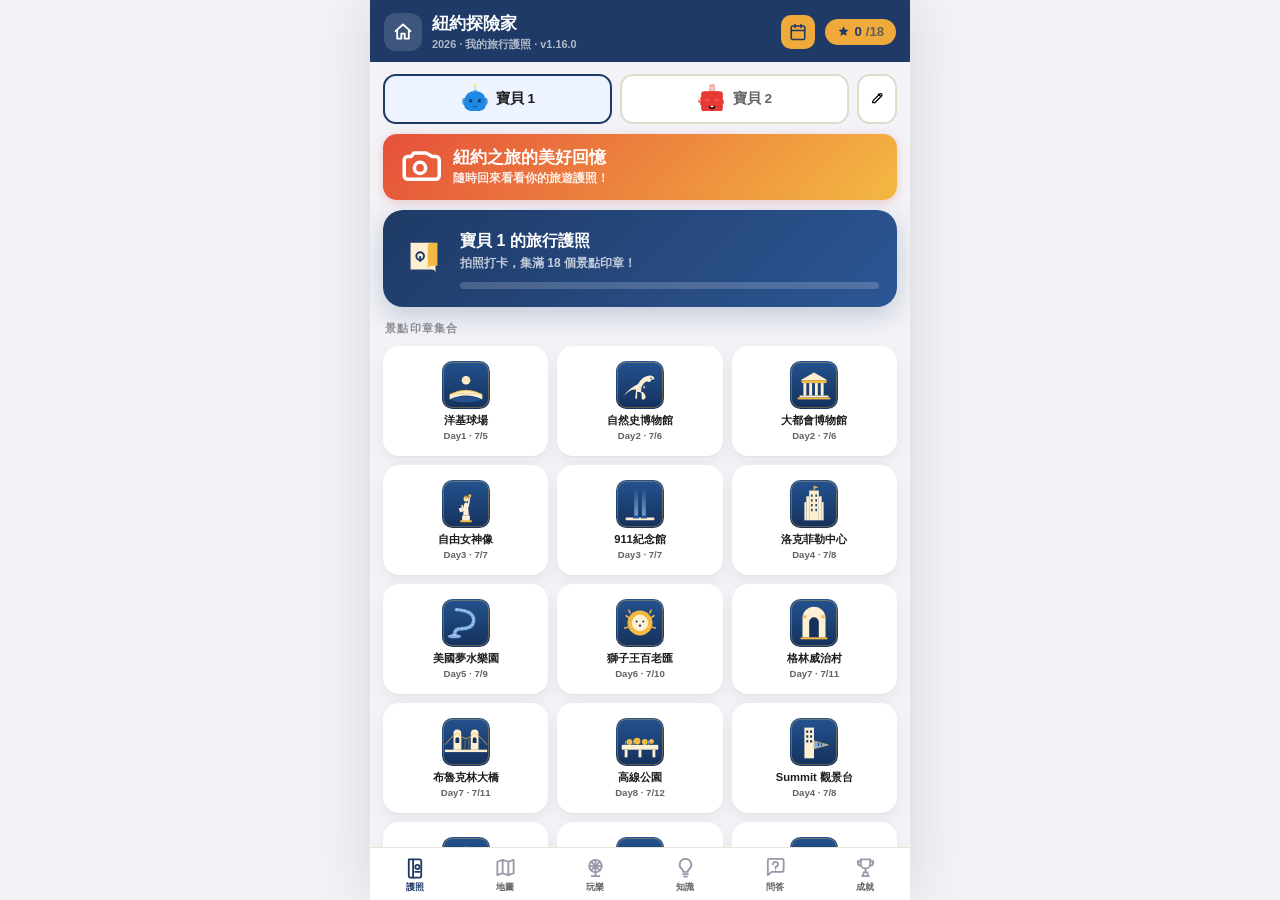
<file: kids.html>
<!DOCTYPE html>
<html lang="zh-TW">
<head>
<meta charset="UTF-8">
<link rel="icon" type="image/svg+xml" href="favicon/app-icon.svg">
<link rel="icon" type="image/png" sizes="32x32" href="favicon/favicon-32x32.png">
<link rel="icon" type="image/png" sizes="16x16" href="favicon/favicon-16x16.png">
<meta name="viewport" content="width=device-width, initial-scale=1.0, maximum-scale=1.0, user-scalable=no, viewport-fit=cover">
<meta name="mobile-web-app-capable" content="yes">
<meta name="theme-color" content="#1F3A66">
<meta name="apple-mobile-web-app-capable" content="yes">
<meta name="apple-mobile-web-app-status-bar-style" content="black-translucent">
<meta name="apple-mobile-web-app-title" content="紐約探險家">
<title>紐約探險家</title>
<link rel="stylesheet" href="css/kids.css">
</head>
<body>
<div id="app">

<!-- TOP BAR -->
<div class="topbar">
  <a href="index.html" class="topbar-home" aria-label="回首頁"><svg viewBox="0 0 24 24" fill="none" stroke="currentColor" stroke-width="2.2" stroke-linecap="round" stroke-linejoin="round"><path d="M3 11l9-8 9 8"/><path d="M5 10v10h5v-6h4v6h5V10"/></svg></a>
  <div class="topbar-mid">
    <div class="topbar-title">紐約探險家</div>
    <div class="topbar-sub">2026 · 我的旅行護照 · v1.16.0</div>
  </div>
  <a href="itinerary.html" class="topbar-switch" aria-label="看行程"><svg viewBox="0 0 24 24" fill="none" stroke="currentColor" stroke-width="2.1" stroke-linecap="round" stroke-linejoin="round"><rect x="3" y="4" width="18" height="18" rx="2"/><path d="M3 10h18M8 2v4M16 2v4"/></svg></a>
  <div class="prog-badge"><svg viewBox="0 0 24 24" fill="currentColor" style="width:1em;height:1em;vertical-align:-2px"><path d="M12 2.5l2.7 5.9 6.4.6-4.8 4.3 1.4 6.3L12 16.9 6.3 19.6l1.4-6.3L2.9 9l6.4-.6z"/></svg> <span id="stamp-count">0</span><span style="font-weight:600;opacity:.65">/<span id="stamp-total">18</span></span></div>
</div>

<!-- HOME -->
<div class="screen active" id="home">
  <div id="kid-switcher" class="kid-switcher"></div>
  <div id="countdown-banner" class="countdown-banner"></div>
  <div class="passport-cover">
    <div class="pci"><svg viewBox="0 0 48 48" style="width:100%;height:100%"><path d="M10 8h22a4 4 0 0 1 4 4v28a4 4 0 0 0-4-4H10z" fill="#FCEFD2"/><path d="M38 8H32a4 4 0 0 0-4 4v24a4 4 0 0 1 4-4h6z" fill="#F4B942"/><circle cx="20" cy="22" r="4" fill="none" stroke="#1B3A6B" stroke-width="2"/><path d="M20 22v6" stroke="#1B3A6B" stroke-width="2"/></svg></div>
    <div class="pct" style="flex:1">
      <h2 id="passport-owner">我的旅行護照</h2>
      <p>拍照打卡，集滿 <span id="intro-total">18</span> 個景點印章！</p>
      <div class="prog-bar"><div class="prog-fill" id="prog-fill" style="width:0%"></div></div>
    </div>
  </div>
  <div class="sec-label">景點印章集合</div>
  <div class="stamp-grid" id="stamp-grid"></div>
</div>

<!-- DETAIL -->
<div class="screen" id="detail">
  <div class="det-hdr" id="det-hdr">
    <button class="det-back" onclick="goHome()"><svg viewBox="0 0 24 24" fill="none" stroke="currentColor" stroke-width="2.4" stroke-linecap="round" stroke-linejoin="round" style="width:22px;height:22px"><path d="M15 5l-7 7 7 7"/></svg></button>
    <div class="det-day" id="det-day"></div>
    <div class="det-title" id="det-title"></div>
    <div class="det-tagline" id="det-tagline"></div>
    <div class="det-art" id="det-art"></div>
  </div>
  <div class="det-tabs">
    <div class="det-tab active" onclick="switchTab(this,'story')">故事</div>
    <div class="det-tab" onclick="switchTab(this,'facts')">知識</div>
    <div class="det-tab" onclick="switchTab(this,'quiz')">挑戰</div>
    <div class="det-tab" onclick="switchTab(this,'journal')">心得</div>
  </div>
  <div class="det-body">
    <div class="tab-pane active" id="tab-story"></div>
    <div class="tab-pane" id="tab-facts"></div>
    <div class="tab-pane" id="tab-quiz"></div>
    <div class="tab-pane" id="tab-journal"></div>
  </div>
  <div class="stamp-zone" id="stamp-zone"></div>
</div>

<!-- MAP -->
<div class="screen" id="map">
  <div class="map-intro">
    <h2>認識紐約</h2>
    <p>用兩指放大縮小！最遠可以看到整個美國。</p>
  </div>
  <div class="zoom-wrap">
    <svg id="usmap" viewBox="0 0 360 380" xmlns="http://www.w3.org/2000/svg">
      <rect x="-2000" y="-2000" width="6000" height="6000" fill="#AED4E6"/>
      <g id="mapview"></g>
      <g id="pinlayer"></g>
    </svg>
    <div class="zoom-ctrl">
      <button class="zbtn" onclick="zoomBtn(1.6)">＋</button>
      <button class="zbtn" onclick="zoomBtn(0.625)">－</button>
    </div>
    <div class="zoom-presets">
      <button class="zpreset" onclick="zoomPreset('nyc')">紐約</button>
      <button class="zpreset" onclick="zoomPreset('region')">東北部</button>
      <button class="zpreset" onclick="zoomPreset('us')">全美國</button>
    </div>
    <div class="zoom-level" id="zoom-level"></div>
  </div>
  <div class="map-hint">拖曳移動 · 兩指或按鈕縮放 · 點地標看介紹</div>
  <div class="sec-label">紐約 5 大區</div>
  <div class="boro-legend" id="boro-legend"></div>
</div>

<!-- KNOWLEDGE BASE -->
<div class="screen" id="explore">
  <div class="know-intro">
    <h2>認識紐約</h2>
    <p>從不同角度，深入了解這座神奇的城市！</p>
  </div>
  <div id="know-list"></div>
</div>

<!-- QUIZ -->
<div class="screen" id="quiz">
  <div class="quiz-intro">
    <h2>紐約問答挑戰</h2>
    <p>隨機抽 10 題，看看你能答對幾題！</p>
    <div class="quiz-mode-tabs">
      <button class="qmode active" id="qmode-solo" onclick="setQuizMode('solo')">單人挑戰</button>
      <button class="qmode" id="qmode-battle" onclick="setQuizMode('battle')">雙人對戰</button>
    </div>
    <div class="quiz-scorebar" id="quiz-scorebar">
      <span class="quiz-score" id="quiz-score">第 1 / 10 題</span>
      <button class="quiz-reset-btn" onclick="resetQuiz()">換一批</button>
    </div>
    <div class="battle-scorebar" id="battle-scorebar" style="display:none"></div>
  </div>
  <div id="trivia-list"></div>
</div>

<!-- FUN HUB -->
<div class="screen" id="fun">
  <div class="fun-intro">
    <h2>玩樂中心</h2>
    <p>尋寶、學英文、做明信片，邊玩邊探險！</p>
  </div>
  <div class="fun-tabs">
    <button class="funtab active" id="funtab-hunt" onclick="setFunTab('hunt')">尋寶任務</button>
    <button class="funtab" id="funtab-cards" onclick="setFunTab('cards')">英文小卡</button>
    <button class="funtab" id="funtab-post" onclick="setFunTab('post')">明信片</button>
  </div>
  <div id="fun-hunt" class="fun-pane"></div>
  <div id="fun-cards" class="fun-pane" style="display:none"></div>
  <div id="fun-post" class="fun-pane" style="display:none"></div>
</div>

<!-- ACHIEVEMENTS -->
<div class="screen" id="achieve">
  <div class="ach-header">
    <div class="ach-big">
      <span class="big-stamp-count" id="ach-count">0/18</span>
      <span class="ach-big-label">印章</span>
    </div>
    <div class="ach-textwrap">
      <h2>我的探險成就</h2>
      <p id="ach-msg">快去蓋第一個章吧！</p>
    </div>
  </div>
  <div class="sec-label">成就徽章</div>
  <div class="badge-grid" id="badge-grid"></div>
  <button class="share-btn" id="share-btn" onclick="shareCard()">分享成就卡給家人</button>
  <div class="gallery-title">我的打卡照片</div>
  <div class="photo-gallery" id="photo-gallery"></div>
</div>

<!-- CELEBRATE -->
<div class="screen" id="celebrate">
  <span class="cel-star"><svg viewBox="0 0 48 48" style="width:100%;height:100%"><path d="M14 7h20v9a10 10 0 0 1-20 0z" fill="#F4B942"/><path d="M14 11H7v2a6 6 0 0 0 6 6M34 11h7v2a6 6 0 0 1-6 6" fill="none" stroke="#F4B942" stroke-width="3"/><path d="M24 26v7M17 40h14l-1.5-7h-11z" fill="#F4B942"/></svg></span>
  <div class="cel-title">太厲害了！</div>
  <div class="cel-sub">你集滿了所有景點印章<br>正式成為<strong>紐約探險家大師</strong>！🎉<br><br>你知道了恐龍的秘密、自由女神的故事<br>還有布魯克林大橋的工程奇蹟……<br>你真的好厲害！</div>
  <button class="cel-btn" onclick="restartAll()">再玩一次</button>
</div>

<!-- BOTTOM NAV -->
<div class="bottom-nav">
  <button class="nav-btn active" id="nav-home" onclick="navTo('home')">
    <span class="nav-icon"><svg viewBox="0 0 24 24" fill="none" stroke="currentColor" stroke-width="1.9" stroke-linecap="round" stroke-linejoin="round"><path d="M5 3.5h11a2 2 0 0 1 2 2v15a2 2 0 0 1-2 2H7a2 2 0 0 1-2-2z"/><path d="M9.5 3.5v19"/><circle cx="14" cy="11.5" r="2.2"/><path d="M11.6 16.5h4.6"/></svg></span><span class="nav-label">護照</span>
  </button>
  <button class="nav-btn" id="nav-map" onclick="navTo('map')">
    <span class="nav-icon"><svg viewBox="0 0 24 24" fill="none" stroke="currentColor" stroke-width="1.9" stroke-linecap="round" stroke-linejoin="round"><path d="M9 4 3.5 6v14L9 18l6 2 5.5-2V4L15 6 9 4z"/><path d="M9 4v14M15 6v14"/></svg></span><span class="nav-label">地圖</span>
  </button>
  <button class="nav-btn" id="nav-fun" onclick="navTo('fun')">
    <span class="nav-icon"><svg viewBox="0 0 24 24" fill="none" stroke="currentColor" stroke-width="1.9" stroke-linecap="round" stroke-linejoin="round"><circle cx="12" cy="10.5" r="6.5"/><circle cx="12" cy="10.5" r="1.4"/><path d="M12 4v13M5.5 10.5h13M7.4 5.9l9.2 9.2M16.6 5.9 7.4 15.1"/><path d="M8 21h8M12 17v4"/></svg></span><span class="nav-label">玩樂</span>
  </button>
  <button class="nav-btn" id="nav-explore" onclick="navTo('explore')">
    <span class="nav-icon"><svg viewBox="0 0 24 24" fill="none" stroke="currentColor" stroke-width="1.9" stroke-linecap="round" stroke-linejoin="round"><path d="M12 3a6 6 0 0 0-3.6 10.8c.6.5.9 1.1 1 1.7l.1 1h5l.1-1c.1-.6.4-1.2 1-1.7A6 6 0 0 0 12 3z"/><path d="M9.5 19h5M10.5 21.5h3"/></svg></span><span class="nav-label">知識</span>
  </button>
  <button class="nav-btn" id="nav-quiz" onclick="navTo('quiz')">
    <span class="nav-icon"><svg viewBox="0 0 24 24" fill="none" stroke="currentColor" stroke-width="1.9" stroke-linecap="round" stroke-linejoin="round"><path d="M20.5 14.5a2 2 0 0 1-2 2H8l-4 3.5V5a2 2 0 0 1 2-2h12.5a2 2 0 0 1 2 2z"/><path d="M9.4 8.6a2.6 2.6 0 1 1 3.1 2.6c-.6.2-.5 1-.5 1.6"/><circle cx="12" cy="15.2" r="0.7" fill="currentColor" stroke="none"/></svg></span><span class="nav-label">問答</span>
  </button>
  <button class="nav-btn" id="nav-achieve" onclick="navTo('achieve')">
    <span class="nav-icon"><svg viewBox="0 0 24 24" fill="none" stroke="currentColor" stroke-width="1.9" stroke-linecap="round" stroke-linejoin="round"><path d="M7 3.5h10V8a5 5 0 0 1-10 0z"/><path d="M7 5.5H4V7a3 3 0 0 0 3 3M17 5.5h3V7a3 3 0 0 1-3 3"/><path d="M12 13v4M8.5 21h7M10 17h4l.6 4H9.4z"/></svg></span><span class="nav-label">成就</span>
  </button>
</div>
</div>

<!-- MODAL -->
<div class="modal" id="modal" onclick="closeModal()">
  <div class="modal-box" onclick="event.stopPropagation()">
    <span class="modal-e" id="modal-e"></span>
    <div class="modal-title" id="modal-title"></div>
    <div class="modal-text" id="modal-text"></div>
    <button class="modal-btn" onclick="closeModal()">知道了！</button>
  </div>
</div>

<!-- KID EDIT MODAL (robot lab) -->
<div class="modal" id="kid-modal" onclick="document.getElementById('kid-modal').classList.remove('open')">
  <div class="modal-box kid-edit-box" onclick="event.stopPropagation()">
    <div class="modal-title">打造你的機器人</div>
    <div class="avatar-preview" id="avatar-preview"></div>
    <input type="text" id="kid-name-input" class="kid-name-input" maxlength="10" placeholder="輸入名字">
    <div class="robot-bar"><span class="kid-av-label">換部位組出你的機器人</span><button class="robot-random" onclick="randomRobot()">隨機組合</button></div>
    <div class="av-cat-tabs" id="av-cat-tabs"></div>
    <div class="av-options" id="av-options"></div>
    <div class="robot-credit">機器人圖案：DiceBear · Bottts (Pablo Stanley)</div>
    <button class="modal-btn" onclick="saveKidEdit()">儲存 ✓</button>
  </div>
</div>

<!-- HIDDEN FILE INPUT -->
<input type="file" id="photo-input" accept="image/*" capture="environment" style="display:none">

<script src="js/dicebear-bottts.min.js"></script>
<script src="js/kids.data.js"></script>
<script src="js/kids.js"></script>
</body>
</html>
</file>
<file: css/kids.css>
:root{
  --navy:#1F3A66; --gold:#F0A93B; --coral:#E5503A;
  --sky:#3B9AD9; --green:#2E8B57; --bg:#F2F2F7;
  --card:#FFFFFF; --text:#1C1C1E; --text2:#636366;
  --dc:var(--navy);
}
*{box-sizing:border-box;margin:0;padding:0;-webkit-tap-highlight-color:transparent;touch-action:manipulation}
html,body{height:100%;font-family:ui-rounded,'SF Pro Rounded',-apple-system,BlinkMacSystemFont,'PingFang TC','Microsoft JhengHei','Noto Sans TC','Heiti TC',sans-serif;background:var(--bg);color:var(--text);overflow:hidden;-webkit-font-smoothing:antialiased;line-height:1.4;overscroll-behavior:none}
#app{height:100dvh;display:flex;flex-direction:column;max-width:540px;margin:0 auto;background:var(--bg);box-shadow:0 0 60px rgba(0,0,0,.12)}

/* TOP BAR */
.topbar{background:var(--navy);padding:calc(env(safe-area-inset-top) + 13px) 14px 11px;display:flex;align-items:center;gap:10px;flex-shrink:0}.topbar-home{display:flex;align-items:center;justify-content:center;width:38px;height:38px;border-radius:12px;background:rgba(255,255,255,.14);color:#fff;text-decoration:none;flex-shrink:0;transition:opacity .15s}.topbar-home:active{background:rgba(255,255,255,.22)}.topbar-home svg{width:20px;height:20px}.topbar-mid{flex:1;min-width:0}.topbar-switch{display:flex;align-items:center;justify-content:center;width:34px;height:34px;border-radius:10px;background:var(--gold);color:var(--navy);text-decoration:none;flex-shrink:0}.topbar-switch svg{width:18px;height:18px}
.topbar-title{font-size:1.05rem;font-weight:900;color:#fff;line-height:1.35}
.topbar-sub{font-size:.68rem;color:rgba(255,255,255,.65);margin-top:1px;font-weight:600;line-height:1.3}
.prog-badge{background:var(--gold);color:var(--navy);border-radius:20px;padding:4px 12px;font-size:.82rem;font-weight:900;display:flex;align-items:center;gap:4px}

/* SCREENS */
.screen{flex:1;overflow-y:auto;display:none;-webkit-overflow-scrolling:touch}
.screen.active{display:block}
#detail.active{display:flex;flex-direction:column}
#celebrate.active{display:flex;flex-direction:column}

/* ── HOME ── */
#home{padding:12px 13px 70px}
.passport-cover{background:linear-gradient(135deg,var(--navy) 0%,#2C5694 100%);border-radius:20px;padding:18px;margin-bottom:14px;display:flex;align-items:center;gap:13px;position:relative;box-shadow:0 8px 24px rgba(31,58,102,.22)}

.pci{width:46px;height:46px;flex-shrink:0;display:flex;align-items:center;justify-content:center}.pct h2{font-size:1rem;font-weight:900;color:#fff;line-height:1.4;padding-top:2px}.pct p{font-size:.75rem;color:rgba(255,255,255,.72);font-weight:600;margin-top:3px;line-height:1.45}
.prog-bar{margin-top:9px;background:rgba(255,255,255,.18);border-radius:10px;height:7px;overflow:hidden}
.prog-fill{background:var(--gold);height:100%;border-radius:10px;transition:width .5s cubic-bezier(.34,1.56,.64,1)}
.sec-label{font-size:.66rem;font-weight:800;letter-spacing:.12em;text-transform:uppercase;color:#8E8E93;margin:14px 2px 10px}
.stamp-grid{display:grid;grid-template-columns:repeat(3,1fr);gap:9px}
.stamp-slot{background:var(--card);border-radius:16px;padding:13px 9px 11px;text-align:center;cursor:pointer;border:2px solid transparent;transition:transform .15s;position:relative;overflow:hidden;box-shadow:0 1px 2px rgba(0,0,0,.04),0 6px 16px rgba(0,0,0,.05)}
.stamp-slot:active{transform:scale(.94)}
.stamp-slot.stamped{border-color:var(--sc)}
.stamp-slot.stamped::after{content:'✓';position:absolute;top:5px;right:7px;font-size:.65rem;font-weight:900;color:var(--sc)}
.gallery-item svg{width:72%;height:72%;margin:auto}.ov-art{display:inline-block;width:18px;height:18px;vertical-align:-4px}
.slot-icon{width:48px;height:48px;display:block;margin:0 auto 4px}
.slot-name{font-size:.7rem;font-weight:700;color:var(--text);line-height:1.3}
.slot-date{font-size:.6rem;color:var(--text2);font-weight:600;margin-top:2px}
.stamp-photo{position:absolute;inset:0;border-radius:12px;object-fit:cover;opacity:0;transition:opacity .3s}
.stamp-slot.stamped .stamp-photo{opacity:1}
.stamp-overlay{position:absolute;inset:0;background:linear-gradient(to top,rgba(0,0,0,.55) 0%,transparent 55%);border-radius:12px;opacity:0;transition:opacity .3s}
.stamp-slot.stamped .stamp-overlay{opacity:1}
.stamp-overlay-text{position:absolute;bottom:0;left:0;right:0;padding:5px 6px;color:#fff;font-size:.65rem;font-weight:800;text-align:center;line-height:1.3;opacity:0;transition:opacity .3s}
.stamp-slot.stamped .stamp-overlay-text{opacity:1}

/* ── DETAIL ── */
#detail{background:var(--bg)}
.det-hdr{padding:7px 14px 0;background:var(--dc);position:relative;overflow:hidden;flex-shrink:0}
.det-art{position:absolute;right:-12px;top:-14px;width:94px;height:94px;opacity:.18;transform:rotate(12deg);pointer-events:none}.det-art svg{width:100%;height:100%}
.det-back{background:rgba(255,255,255,.22);border:none;cursor:pointer;width:32px;height:32px;border-radius:9px;display:flex;align-items:center;justify-content:center;font-size:1rem;color:#fff;font-weight:700;margin-bottom:7px}
.det-day{display:inline-block;background:rgba(255,255,255,.2);color:rgba(255,255,255,.9);border-radius:7px;padding:1px 8px;font-size:.62rem;font-weight:700;margin-bottom:3px}
.det-title{font-size:1.12rem;font-weight:900;color:#fff;line-height:1.12;margin-bottom:1px}
.det-tagline{font-size:.74rem;color:rgba(255,255,255,.82);font-weight:600;padding-bottom:8px}
.det-tabs{display:flex;background:var(--card);border-bottom:2px solid var(--bg);flex-shrink:0}
.det-tab{flex:1;padding:9px 4px;font-size:.74rem;font-weight:700;color:var(--text2);text-align:center;cursor:pointer;border-bottom:2px solid transparent;margin-bottom:-2px;transition:color .2s}
.det-tab.active{color:var(--dc);border-bottom-color:var(--dc)}
.det-body{flex:1;overflow-y:auto;padding:14px 14px 8px}
.tab-pane{display:none}
.tab-pane.active{display:block}
.story-text{font-size:.95rem;line-height:1.78;color:var(--text);font-weight:600;white-space:pre-wrap}
.fact-card{background:var(--card);border-radius:15px;padding:14px 15px;margin-bottom:10px;display:flex;align-items:flex-start;gap:11px;box-shadow:0 1px 2px rgba(0,0,0,.04),0 5px 14px rgba(0,0,0,.05)}
.fact-e{font-size:1.5rem;flex-shrink:0;margin-top:1px}
.fact-t{font-size:.88rem;font-weight:600;line-height:1.55;color:var(--text)}
.quiz-card{background:var(--card);border-radius:18px;padding:16px 15px;box-shadow:0 1px 2px rgba(0,0,0,.04),0 6px 18px rgba(0,0,0,.06)}
.quiz-q{font-size:.97rem;font-weight:800;color:var(--text);margin-bottom:13px;line-height:1.4}

.quiz-opt{background:var(--bg);border:1.5px solid rgba(60,60,67,.12);border-radius:13px;padding:12px 13px;margin-bottom:8px;cursor:pointer;font-size:.88rem;font-weight:700;color:var(--text);transition:all .2s;display:flex;align-items:center;gap:9px}
.quiz-opt:active{transform:scale(.97)}
.quiz-opt.correct{background:#E8F5E9;border-color:#4CAF50;color:#2E7D32}
.quiz-opt.wrong{background:#FFEBEE;border-color:#EF5350;color:#C62828}
.quiz-opt.dis{pointer-events:none;opacity:.55}
.opt-letter{width:26px;height:26px;border-radius:8px;background:var(--dc);color:#fff;font-size:.72rem;font-weight:900;display:flex;align-items:center;justify-content:center;flex-shrink:0}
.quiz-res{margin-top:13px;padding:13px 14px;border-radius:11px;text-align:center;font-size:.9rem;font-weight:800;display:none}
.quiz-res.show{display:block}
.quiz-res.ok{background:#E8F5E9;color:#2E7D32}
.quiz-res.bad{background:#FFEBEE;color:#C62828}

/* STAMP ZONE */
.stamp-zone{padding:12px 14px;flex-shrink:0;background:var(--bg);border-top:.5px solid rgba(60,60,67,.12)}
/* state 1: need photo */
.photo-prompt{text-align:center;padding:4px 0}
.photo-prompt p{font-size:.82rem;font-weight:700;color:var(--text2);margin-bottom:10px}
.photo-btn{width:100%;padding:15px;border:2px dashed var(--dc);border-radius:16px;background:transparent;cursor:pointer;font-size:.95rem;font-weight:800;color:var(--dc);display:flex;align-items:center;justify-content:center;gap:8px;font-family:inherit;transition:background .2s}
.photo-btn:active{background:rgba(0,0,0,.04)}
/* state 2: preview */
.photo-preview-wrap{display:flex;align-items:center;gap:12px;margin-bottom:10px}
.photo-thumb{width:64px;height:64px;border-radius:12px;object-fit:cover;border:3px solid var(--dc);flex-shrink:0}
.photo-preview-info p{font-size:.82rem;font-weight:700;color:var(--text);margin-bottom:2px}
.photo-preview-info span{font-size:.72rem;font-weight:600;color:var(--text2)}
.photo-retake{background:none;border:none;font-size:.75rem;font-weight:700;color:var(--text2);cursor:pointer;text-decoration:underline;margin-top:4px;font-family:inherit}
.stamp-confirm-btn{width:100%;padding:15px;border:none;border-radius:16px;cursor:pointer;font-size:1rem;font-weight:800;background:var(--dc);color:#fff;display:flex;align-items:center;justify-content:center;gap:9px;font-family:inherit;box-shadow:0 6px 18px rgba(31,58,102,.28);transition:transform .15s}
.stamp-confirm-btn:active{transform:scale(.97)}
/* state 3: done */
.stamp-done-info{text-align:center;padding:6px 0}
.stamp-done-info .done-check{font-size:2rem;display:block;margin-bottom:4px}
.stamp-done-info p{font-size:.9rem;font-weight:800;color:#4CAF50}
.stamp-done-info span{font-size:.75rem;font-weight:600;color:var(--text2)}

/* ── MAP ── */
#map{padding:12px 13px 70px}
.map-intro{background:linear-gradient(135deg,#1B6637 0%,#2E8B57 100%);border-radius:20px;padding:15px 18px;margin-bottom:14px;color:#fff;position:relative;min-height:62px;display:flex;flex-direction:column;justify-content:center;box-shadow:0 8px 22px rgba(46,139,87,.2)}

.map-intro h2{font-size:1.05rem;font-weight:900;margin-bottom:3px;line-height:1.35}
.map-intro p{font-size:.78rem;opacity:.85;font-weight:600;line-height:1.45;padding-right:46px}

/* zoomable map */
.zoom-wrap{position:relative;background:#AED4E6;border-radius:16px;overflow:hidden;margin-bottom:12px;box-shadow:0 2px 8px rgba(0,0,0,.08);touch-action:none;width:100%;aspect-ratio:36/38;min-height:300px}
#usmap{position:absolute;top:0;left:0;width:100%;height:100%;display:block;cursor:grab;touch-action:none}
#usmap:active{cursor:grabbing}
#usmap .pin-tap{cursor:pointer}
.zoom-ctrl{position:absolute;right:10px;bottom:48px;display:flex;flex-direction:column;gap:6px}
.zbtn{width:38px;height:38px;border-radius:10px;border:none;background:rgba(255,255,255,.92);color:#1B3A6B;font-size:1.3rem;font-weight:900;cursor:pointer;box-shadow:0 2px 6px rgba(0,0,0,.18);display:flex;align-items:center;justify-content:center;line-height:1}
.zbtn:active{background:#fff;transform:scale(.92)}
.zoom-presets{position:absolute;left:10px;bottom:10px;display:flex;gap:6px}
.zpreset{border:none;border-radius:8px;padding:7px 12px;background:rgba(27,58,107,.86);color:#fff;font-size:.74rem;font-weight:800;cursor:pointer;font-family:inherit}
.zpreset:active{background:#1B3A6B}
.zoom-level{position:absolute;right:10px;top:10px;background:rgba(255,255,255,.85);border-radius:7px;padding:3px 9px;font-size:.68rem;font-weight:800;color:#1B3A6B;pointer-events:none}
.pin-label-bg{fill:#fff;opacity:.92;rx:4}
.pin-label-tx{font-size:9px;font-weight:800;fill:#222}

/* ── JOURNAL (心得 + 語音) ── */
.journal-locked{text-align:center;padding:30px 16px;color:var(--text2)}
.journal-locked p{font-size:.9rem;font-weight:700;line-height:1.6;margin-top:10px}
.journal-photo{width:100%;max-height:200px;object-fit:cover;border-radius:13px;margin-bottom:12px;box-shadow:0 2px 6px rgba(0,0,0,.12)}
.journal-label{font-size:.92rem;font-weight:800;color:var(--text);margin-bottom:8px}
.journal-text{width:100%;min-height:96px;border:2px solid #E0DCCC;border-radius:13px;padding:12px 14px;font-size:.95rem;font-family:inherit;font-weight:600;line-height:1.6;color:var(--text);resize:vertical;background:var(--card)}
.journal-text:focus{outline:none;border-color:var(--detail-color,var(--navy))}
.journal-hint{font-size:.78rem;font-weight:700;color:var(--text2);margin-bottom:12px}
.journal-entry{border:2px solid #3B9AD9;border-radius:15px;padding:12px;margin-bottom:14px;background:rgba(0,0,0,.015)}
.journal-entry-head{display:flex;align-items:center;gap:8px;margin-bottom:9px}
.journal-kid-dot{width:24px;height:24px;border-radius:50%;color:#fff;font-size:.82rem;font-weight:900;display:flex;align-items:center;justify-content:center;flex-shrink:0}
.journal-name{flex:1;min-width:0;border:none;border-bottom:2px solid #E0DCCC;background:transparent;font-size:.95rem;font-weight:800;font-family:inherit;color:var(--text);padding:3px 2px}
.journal-name:focus{outline:none;border-bottom-color:var(--detail-color,var(--navy))}
.voice-btn{margin-top:10px;width:100%;padding:13px;border:none;border-radius:13px;cursor:pointer;font-size:.95rem;font-weight:800;font-family:inherit;background:var(--detail-color,var(--navy));color:#fff;display:flex;align-items:center;justify-content:center;gap:8px;transition:transform .15s}
.voice-btn:active{transform:scale(.97)}
.voice-btn.listening{background:#D6322C;animation:pulse 1.1s infinite}
@keyframes pulse{0%,100%{box-shadow:0 0 0 0 rgba(214,50,44,.5)}50%{box-shadow:0 0 0 8px rgba(214,50,44,0)}}
.voice-note{margin-top:10px;font-size:.78rem;color:var(--text2);font-weight:600;text-align:center}
.journal-saved{margin-top:8px;font-size:.76rem;color:#4CAF50;font-weight:700;text-align:center;min-height:16px}

/* ── KNOWLEDGE BASE ── */
#explore{padding:12px 13px 70px}
.know-intro{background:linear-gradient(135deg,#2C5F8A 0%,#1B3A6B 100%);border-radius:16px;padding:14px 18px;margin-bottom:14px;color:#fff;position:relative;min-height:62px;display:flex;flex-direction:column;justify-content:center}

.know-intro h2{font-size:1.05rem;font-weight:900;margin-bottom:3px;line-height:1.35}
.know-intro p{font-size:.78rem;opacity:.85;font-weight:600;line-height:1.45;padding-right:46px}
.know-card{background:var(--card);border-radius:15px;margin-bottom:10px;overflow:hidden;box-shadow:0 2px 7px rgba(0,0,0,.06)}
.know-head{display:flex;align-items:center;gap:12px;padding:14px 16px;cursor:pointer}
.know-art{width:42px;height:42px;flex-shrink:0}.know-art svg{width:100%;height:100%;display:block}
.know-head-text{flex:1;min-width:0}
.know-title{font-size:1rem;font-weight:900;color:var(--text);line-height:1.3}
.know-sub{font-size:.74rem;color:var(--text2);font-weight:600;margin-top:1px}
.know-arrow{font-size:.9rem;color:var(--text3);transition:transform .25s;flex-shrink:0}
.know-card.open .know-arrow{transform:rotate(90deg)}
.know-body{display:none;padding:0 16px 16px;font-size:.9rem;line-height:1.7;color:var(--text);font-weight:600;white-space:pre-wrap;border-top:1px solid var(--bg)}
.know-card.open .know-body{display:block;padding-top:12px}

/* ── QUIZ intro ── */
#quiz{padding:12px 13px 70px}
.quiz-intro{background:linear-gradient(135deg,#7B3A0F 0%,#C0852A 100%);border-radius:16px;padding:14px 18px;margin-bottom:14px;color:#fff;position:relative;min-height:62px}

.quiz-intro h2{font-size:1.05rem;font-weight:900;margin-bottom:3px;line-height:1.35}
.quiz-intro p{font-size:.78rem;opacity:.85;font-weight:600;line-height:1.45;padding-right:46px;margin-bottom:8px}
.quiz-scorebar{display:flex;align-items:center;justify-content:space-between;gap:8px;background:rgba(255,255,255,.15);border-radius:10px;padding:7px 12px;margin-bottom:10px}
.quiz-score{font-size:.82rem;font-weight:800;color:#fff}
.quiz-reset-btn{border:none;border-radius:8px;padding:5px 12px;background:rgba(255,255,255,.25);color:#fff;font-size:.72rem;font-weight:800;cursor:pointer;font-family:inherit}
.quiz-reset-btn:active{background:rgba(255,255,255,.4)}
.quiz-next-btn{width:100%;margin-top:12px;padding:13px;border:none;border-radius:12px;background:var(--navy);color:#fff;font-size:1rem;font-weight:900;cursor:pointer;font-family:inherit;box-shadow:0 3px 10px rgba(27,58,107,.3)}
.quiz-progress{font-size:.8rem;font-weight:800;color:var(--dc,var(--navy));margin-bottom:9px;text-align:right;opacity:.85}
.quiz-result-card{background:var(--card);border-radius:16px;padding:24px 18px;box-shadow:0 2px 9px rgba(0,0,0,.08);text-align:center}
.qr-score{font-size:2.6rem;font-weight:900;color:var(--dc,var(--navy));line-height:1}
.qr-score span{font-size:1.2rem;color:#5A5A7A;font-weight:800}
.qr-stars{margin:10px 0 4px;font-size:1.5rem;letter-spacing:2px}
.qr-stars .on{color:var(--gold)}
.qr-stars .off{color:#E2DCCB}
.qr-msg{font-size:.95rem;font-weight:800;color:var(--text);margin-top:8px;line-height:1.45}
.qr-pass{margin-top:10px;display:inline-block;background:var(--gold);color:var(--navy);font-weight:900;font-size:.8rem;border-radius:20px;padding:5px 14px}
.quiz-next-btn:active{transform:scale(.97)}

/* ── EXPLORE (legacy trivia styles reused) ── */
.map-hint{text-align:center;font-size:.76rem;font-weight:700;color:var(--text2);margin:2px 0 10px}
.boro-legend{display:grid;grid-template-columns:repeat(2,1fr);gap:8px}
.boro-chip{background:var(--card);border-radius:12px;padding:10px 12px;display:flex;align-items:center;gap:9px;cursor:pointer;box-shadow:0 1px 4px rgba(0,0,0,.05);transition:transform .12s}
.boro-chip:active{transform:scale(.97)}
.boro-color{width:16px;height:16px;border-radius:5px;flex-shrink:0}
.boro-chip-name{font-size:.82rem;font-weight:800;color:var(--text)}
.boro-chip-en{font-size:.62rem;font-weight:600;color:var(--text2)}

/* Borough modal big */
.boro-modal-spots{display:flex;flex-wrap:wrap;gap:6px;justify-content:center;margin-top:4px}
.boro-spot-tag{background:var(--bg);border-radius:8px;padding:4px 10px;font-size:.72rem;font-weight:700;color:var(--text)}

/* ── EXPLORE ── */
#explore{padding:12px 13px 70px}
.trivia-intro{background:linear-gradient(135deg,#2C5F8A 0%,#1B3A6B 100%);border-radius:16px;padding:14px 18px;margin-bottom:14px;color:#fff;position:relative;min-height:62px}

.trivia-intro h2{font-size:1.05rem;font-weight:900;margin-bottom:3px;line-height:1.35}
.trivia-intro p{font-size:.78rem;opacity:.8;font-weight:600;line-height:1.45;padding-right:46px}
.trivia-nav{display:flex;gap:8px;align-items:center;margin-top:12px}
.trivia-nav-btn{background:rgba(255,255,255,.2);border:none;border-radius:9px;padding:7px 14px;color:#fff;font-size:.8rem;font-weight:800;cursor:pointer;font-family:inherit;transition:background .2s}
.trivia-nav-btn:active{background:rgba(255,255,255,.35)}
.trivia-counter{font-size:.75rem;color:rgba(255,255,255,.65);font-weight:700;margin-left:auto}
.trivia-card{background:var(--card);border-radius:16px;padding:18px 16px;margin-bottom:10px;box-shadow:0 2px 8px rgba(0,0,0,.07);transition:transform .2s}
.trivia-card-header{display:flex;gap:11px;align-items:flex-start}
.trivia-num{width:32px;height:32px;border-radius:9px;background:var(--navy);color:#fff;font-size:.8rem;font-weight:900;display:flex;align-items:center;justify-content:center;flex-shrink:0;margin-top:1px}
.trivia-q{font-size:.97rem;font-weight:800;color:var(--text);line-height:1.4}
.trivia-reveal-btn{margin-top:11px;background:var(--bg);border:none;border-radius:9px;padding:8px 14px;font-size:.8rem;font-weight:700;color:var(--navy);cursor:pointer;font-family:inherit}
.trivia-answer{margin-top:10px;padding:11px 13px;background:#EEF4FF;border-radius:10px;font-size:.88rem;font-weight:700;color:#1B3A6B;display:none;line-height:1.5}
.trivia-answer.show{display:block}
.trivia-tag{display:inline-block;background:#E8F0FF;color:var(--navy);border-radius:6px;padding:2px 8px;font-size:.62rem;font-weight:800;margin-bottom:6px;letter-spacing:.05em}

/* ── ACHIEVEMENTS ── */
#achieve{padding:12px 13px 70px}
.ach-header{background:linear-gradient(135deg,#7B3A0F 0%,#B8820A 100%);border-radius:16px;padding:18px 20px;margin-bottom:14px;color:#fff;position:relative;display:flex;align-items:center;gap:16px}

.ach-big{flex-shrink:0;text-align:center;background:rgba(255,255,255,.14);border-radius:14px;padding:8px 14px;min-width:78px}
.big-stamp-count{font-size:1.9rem;font-weight:900;color:var(--gold);display:block;line-height:1.1}
.ach-big-label{font-size:.62rem;font-weight:700;opacity:.8;letter-spacing:.06em}
.ach-textwrap{flex:1;min-width:0}
.ach-header h2{font-size:1.05rem;font-weight:900;line-height:1.4;margin-bottom:4px}
.ach-header p{font-size:.78rem;opacity:.82;font-weight:600;line-height:1.45}
.badge-grid{display:grid;grid-template-columns:repeat(3,1fr);gap:9px;margin-bottom:14px}
.badge-card{background:var(--card);border-radius:14px;padding:14px 10px 12px;text-align:center;box-shadow:0 2px 5px rgba(0,0,0,.06)}
.badge-card.locked{opacity:.4;filter:grayscale(1)}
.badge-icon{width:48px;height:48px;display:block;margin:0 auto 5px}.badge-icon svg{width:100%;height:100%}
.badge-name{font-size:.68rem;font-weight:800;color:var(--text);line-height:1.3}
.badge-cond{font-size:.6rem;font-weight:600;color:var(--text2);margin-top:2px}
.gallery-title{font-size:.65rem;font-weight:800;letter-spacing:.14em;text-transform:uppercase;color:var(--text2);margin:14px 2px 10px}
.photo-gallery{display:grid;grid-template-columns:repeat(3,1fr);gap:8px}
.gallery-item{position:relative;border-radius:12px;overflow:hidden;aspect-ratio:1;background:#E8E4D8;display:flex;align-items:center;justify-content:center;font-size:1.6rem}
.gallery-item img{width:100%;height:100%;object-fit:cover}
.gallery-label{position:absolute;bottom:0;left:0;right:0;background:rgba(0,0,0,.5);color:#fff;font-size:.58rem;font-weight:800;text-align:center;padding:3px 4px}

/* ── CELEBRATE ── */
#celebrate{align-items:center;justify-content:center;padding:32px 24px;text-align:center}
.cel-star{font-size:4rem;animation:spin 3s linear infinite;display:inline-block}
@keyframes spin{to{transform:rotate(360deg)}}
.cel-title{font-size:1.9rem;font-weight:900;color:var(--navy);margin:14px 0 8px;line-height:1.25}
.cel-sub{font-size:.95rem;font-weight:600;color:var(--text2);line-height:1.6}
.cel-btn{margin-top:26px;padding:13px 30px;border:none;border-radius:13px;cursor:pointer;background:var(--navy);color:#fff;font-size:.95rem;font-weight:800;font-family:inherit}

/* BOTTOM NAV */
.bottom-nav{background:var(--card);border-top:1px solid #E8E4D8;display:flex;flex-shrink:0;padding-bottom:env(safe-area-inset-bottom)}
.nav-btn{flex:1;min-height:50px;padding:8px 2px 6px;border:none;background:none;cursor:pointer;display:flex;flex-direction:column;align-items:center;gap:2px;font-family:inherit}
.nav-icon{width:23px;height:23px;color:#9A97A8;display:flex}.nav-icon svg{width:100%;height:100%;display:block}.nav-btn.active .nav-icon{color:var(--navy)}
.nav-label{font-size:.58rem;font-weight:800;color:var(--text2);letter-spacing:0}
.nav-btn.active .nav-label{color:var(--navy)}
.nav-btn:active{background:rgba(0,0,0,.04)}

/* KID SWITCHER */
.kid-switcher{display:flex;gap:8px;margin-bottom:10px}
.kid-chip{flex:1;display:flex;align-items:center;justify-content:center;gap:6px;padding:8px 10px;border:2px solid #E0DCCC;border-radius:13px;background:var(--card);cursor:pointer;font-family:inherit;transition:all .15s}
.kid-chip.active{border-color:var(--navy);background:#EEF4FF}
.kid-chip:active{transform:scale(.97)}
.kid-av{font-size:1.3rem;display:flex;align-items:center}
.kid-nm{font-size:.85rem;font-weight:800;color:var(--text);white-space:nowrap;overflow:hidden;text-overflow:ellipsis;max-width:90px}
.kid-chip:not(.active) .kid-nm{color:var(--text2)}
.kid-edit-btn{flex-shrink:0;width:40px;border:2px solid #E0DCCC;border-radius:13px;background:var(--card);cursor:pointer;font-size:1rem;font-family:inherit}
.kid-edit-btn:active{transform:scale(.94)}
.kid-name-input{width:100%;border:2px solid #E0DCCC;border-radius:11px;padding:11px 13px;font-size:1rem;font-weight:700;font-family:inherit;color:var(--text);margin:6px 0 14px;text-align:center}
.kid-name-input:focus{outline:none;border-color:var(--navy)}
.kid-av-label{font-size:.82rem;font-weight:800;color:var(--text2);margin-bottom:8px;text-align:left}
.kid-edit-box{max-width:340px}
.avatar-preview{display:flex;justify-content:center;margin:4px 0 10px}
.avatar-preview svg{filter:drop-shadow(0 3px 8px rgba(0,0,0,.12))}
.kid-av .avatar-svg{display:block}
.av-cat-tabs{display:flex;gap:5px;margin-bottom:10px;flex-wrap:wrap;justify-content:center}
.av-presets{display:flex;gap:7px;overflow-x:auto;padding:2px 0 8px;margin-bottom:8px;-webkit-overflow-scrolling:touch}
.av-preset{flex:0 0 auto;width:48px;height:48px;border:2px solid #E8E4D8;border-radius:12px;background:var(--card);cursor:pointer;padding:0;display:flex;align-items:center;justify-content:center}
.av-preset:active{transform:scale(.92);border-color:var(--navy)}
.av-cat{flex:1;min-width:48px;padding:7px 4px;border:none;border-radius:9px;background:var(--bg);color:var(--text2);font-size:.76rem;font-weight:800;font-family:inherit;cursor:pointer}
.av-cat.active{background:var(--navy);color:#fff}
.av-options{display:grid;grid-template-columns:repeat(5,1fr);gap:8px;margin-bottom:16px;max-height:180px;overflow-y:auto;padding:2px}
.av-opt2{aspect-ratio:1;border:2.5px solid #E8E4D8;border-radius:12px;background:var(--card);cursor:pointer;display:flex;align-items:center;justify-content:center;padding:0;overflow:hidden}
.av-opt2.sel{border-color:var(--navy);background:#EEF4FF}
.av-opt2:active{transform:scale(.93)}
.av-sw{width:60%;height:60%;border-radius:50%;box-shadow:inset 0 0 0 1.5px rgba(0,0,0,.08)}

/* COUNTDOWN */
.countdown-banner{background:linear-gradient(135deg,#E5503A 0%,#F4B942 100%);border-radius:14px;padding:12px 16px;margin-bottom:10px;color:#fff;display:flex;align-items:center;gap:12px;box-shadow:0 2px 8px rgba(229,80,58,.25)}
.cd-emoji{font-size:2rem;flex-shrink:0;display:flex;align-items:center}
.cd-text{flex:1;min-width:0}
.cd-big{font-size:1.05rem;font-weight:900;line-height:1.25}
.cd-sub{font-size:.74rem;font-weight:600;opacity:.9;margin-top:1px}
.cd-num{font-size:1.5rem;font-weight:900}

/* QUIZ MODE TABS */
.quiz-mode-tabs{display:flex;gap:8px;margin-bottom:10px}
.qmode{flex:1;padding:9px;border:none;border-radius:10px;background:rgba(255,255,255,.18);color:#fff;font-size:.84rem;font-weight:800;cursor:pointer;font-family:inherit;transition:background .15s}
.qmode.active{background:#fff;color:#7B3A0F}
.battle-scorebar{display:flex;gap:8px;margin-top:4px}
.battle-side{flex:1;border-radius:10px;padding:8px 10px;text-align:center;background:rgba(255,255,255,.15)}
.battle-side.turn{background:#fff;color:#7B3A0F;box-shadow:0 0 0 2px #F4B942}
.battle-name{font-size:.72rem;font-weight:800}
.battle-pts{font-size:1.3rem;font-weight:900}

/* FUN HUB */
#fun{padding:12px 13px 70px}
.fun-intro{background:linear-gradient(135deg,#9B59B6 0%,#E5503A 100%);border-radius:16px;padding:14px 18px;margin-bottom:12px;color:#fff;position:relative;min-height:62px;display:flex;flex-direction:column;justify-content:center}

.fun-intro h2{font-size:1.05rem;font-weight:900;margin-bottom:3px;line-height:1.35}
.fun-intro p{font-size:.78rem;opacity:.85;font-weight:600;line-height:1.45;padding-right:46px}
.fun-tabs{display:flex;gap:6px;margin-bottom:14px}
.funtab{flex:1;padding:9px 4px;border:none;border-radius:11px;background:var(--card);color:var(--text2);font-size:.78rem;font-weight:800;cursor:pointer;font-family:inherit;box-shadow:0 1px 4px rgba(0,0,0,.05);transition:all .15s}
.funtab.active{background:var(--navy);color:#fff}

/* SCAVENGER HUNT */
.hunt-item{background:var(--card);border-radius:13px;padding:12px 14px;margin-bottom:9px;display:flex;align-items:center;gap:12px;cursor:pointer;box-shadow:0 1px 4px rgba(0,0,0,.05);transition:transform .12s}
.hunt-item:active{transform:scale(.98)}
.hunt-item.found{background:#E8F5E9}
.hunt-emoji{width:42px;height:42px;flex-shrink:0}.hunt-emoji svg{width:100%;height:100%;display:block}
.hunt-body{flex:1;min-width:0}
.hunt-name{font-size:.92rem;font-weight:800;color:var(--text)}
.hunt-hint{font-size:.74rem;color:var(--text2);font-weight:600;margin-top:1px}
.hunt-item.found .hunt-name{text-decoration:line-through;color:var(--text2)}
.hunt-check{width:26px;height:26px;border-radius:50%;border:2px solid var(--navy);flex-shrink:0;display:flex;align-items:center;justify-content:center;font-size:.9rem;font-weight:900;color:#fff}
.hunt-item.found .hunt-check{background:#4CAF50;border-color:#4CAF50}
.hunt-progress{background:var(--card);border-radius:13px;padding:12px 16px;margin-bottom:12px;text-align:center;font-size:.9rem;font-weight:800;color:var(--navy)}

/* FLASHCARDS */
.flashcard{background:var(--card);border-radius:18px;padding:24px 18px;box-shadow:0 3px 12px rgba(0,0,0,.08);text-align:center;margin-bottom:14px;cursor:pointer;min-height:200px;display:flex;flex-direction:column;align-items:center;justify-content:center}
.fc-emoji{font-size:3.5rem;margin-bottom:10px}
.fc-en{font-size:2rem;font-weight:900;color:var(--navy);margin-bottom:4px}
.fc-phon{font-size:.95rem;color:var(--text2);font-weight:600;margin-bottom:10px}
.fc-zh{font-size:1.2rem;font-weight:800;color:var(--text)}
.fc-speak{margin-top:14px;display:inline-flex;align-items:center;gap:6px;background:var(--gold);color:var(--navy);border:none;border-radius:12px;padding:10px 20px;font-size:.95rem;font-weight:900;cursor:pointer;font-family:inherit}
.fc-speak:active{transform:scale(.96)}
.fc-nav{display:flex;gap:8px;align-items:center}
.fc-navbtn{flex:1;padding:11px;border:none;border-radius:11px;background:var(--card);color:var(--navy);font-size:.9rem;font-weight:800;cursor:pointer;font-family:inherit;box-shadow:0 1px 4px rgba(0,0,0,.06)}
.fc-counter{font-size:.8rem;font-weight:800;color:var(--text2);min-width:54px;text-align:center}

/* POSTCARD */
.post-pick-label{font-size:.84rem;font-weight:800;color:var(--text);margin-bottom:10px}
.post-photo-row{display:flex;gap:8px;overflow-x:auto;padding-bottom:8px;margin-bottom:12px}
.post-photo-opt{width:60px;height:60px;border-radius:11px;object-fit:cover;flex-shrink:0;border:3px solid transparent;cursor:pointer}
.post-photo-opt.sel{border-color:var(--navy)}
.postcard{background:var(--card);border-radius:16px;overflow:hidden;box-shadow:0 4px 16px rgba(0,0,0,.15);margin-bottom:14px;border:6px solid #fff}
.pc-img{width:100%;height:180px;object-fit:cover;display:block;background:#ddd}
.pc-img-empty{width:100%;height:180px;display:flex;align-items:center;justify-content:center;background:linear-gradient(135deg,#3B9AD9,#1B3A6B);color:#fff;font-size:.9rem;font-weight:700}
.pc-body{padding:12px 14px;position:relative}
.pc-msg{font-size:.95rem;font-weight:700;color:var(--text);line-height:1.5;min-height:48px;white-space:pre-wrap}
.pc-stamp{position:absolute;top:10px;right:12px;width:46px;height:46px;border-radius:8px;background:linear-gradient(135deg,#E5503A,#F4B942);display:flex;align-items:center;justify-content:center;font-size:1.5rem;transform:rotate(8deg);border:2px solid #fff}
.pc-from{font-size:.78rem;color:var(--text2);font-weight:700;margin-top:8px}
.post-input{width:100%;min-height:70px;border:2px solid #E0DCCC;border-radius:12px;padding:11px 13px;font-size:.92rem;font-family:inherit;font-weight:600;line-height:1.5;color:var(--text);resize:vertical;margin-bottom:10px}
.post-input:focus{outline:none;border-color:var(--navy)}

/* MODAL */
.modal{position:fixed;inset:0;background:rgba(0,0,0,.58);display:none;align-items:center;justify-content:center;z-index:500;padding:24px}
.modal.open{display:flex}
.modal-box{background:var(--card);border-radius:20px;padding:26px 22px;text-align:center;width:100%;max-width:310px}
.modal-e{font-size:3.2rem;display:block;margin-bottom:10px}
.modal-title{font-size:1.2rem;font-weight:900;color:var(--text);margin-bottom:7px;line-height:1.35}
.modal-text{font-size:.88rem;font-weight:600;color:var(--text2);line-height:1.55;margin-bottom:18px;white-space:pre-wrap}
.modal-btn{background:var(--navy);color:#fff;border:none;border-radius:11px;cursor:pointer;padding:11px 26px;font-size:.92rem;font-weight:800;font-family:inherit}

/* ANIMATIONS */
@keyframes confetti{0%{transform:translateY(0) rotate(0deg);opacity:1}100%{transform:translateY(220px) rotate(720deg);opacity:0}}
.confetti-p{position:fixed;top:20%;pointer-events:none;z-index:999;border-radius:3px;animation:confetti 1.1s ease-out forwards}
@keyframes fadeSlide{from{opacity:0;transform:translateY(10px)}to{opacity:1;transform:translateY(0)}}
.trivia-card{animation:fadeSlide .25s ease}

/* SCROLLBAR */
::-webkit-scrollbar{width:3px}
::-webkit-scrollbar-thumb{background:#C8C4B8;border-radius:3px}
.share-btn{display:block;width:calc(100% - 32px);margin:18px 16px 8px;padding:15px;border:none;border-radius:16px;background:var(--navy);color:#fff;font-family:inherit;font-size:1.02rem;font-weight:900;cursor:pointer;box-shadow:0 4px 14px rgba(27,58,107,.3)}
.share-btn:active{transform:scale(.98)}
.share-btn:disabled{opacity:.6}
.hunt-tip{font-size:.74rem;color:var(--text2);text-align:center;margin:-2px 0 8px;line-height:1.4}
.hunt-day{font-size:.95rem;font-weight:900;color:var(--navy);margin:16px 2px 8px;padding-left:9px;border-left:4px solid var(--gold)}
.hunt-cam{flex-shrink:0;border:none;background:var(--navy);color:#fff;font-family:inherit;font-weight:800;font-size:.78rem;padding:8px 13px;border-radius:13px;cursor:pointer;display:flex;align-items:center;gap:3px}
.hunt-redo{flex-shrink:0;border:none;background:var(--gold);color:var(--navy);font-family:inherit;font-weight:900;font-size:.78rem;padding:8px 13px;border-radius:13px;cursor:pointer}
.hunt-cam:active,.hunt-redo:active{transform:scale(.96)}
.hunt-photo{width:46px;height:46px;border-radius:11px;object-fit:cover;display:block}
.quiz-num{display:inline-block;background:var(--navy);color:#fff;font-size:.66rem;font-weight:800;padding:1px 7px;border-radius:8px;margin-right:4px;vertical-align:1px}

@media (prefers-reduced-motion: reduce){*{transition:none!important;animation:none!important}}

.robot-bar{display:flex;align-items:center;justify-content:space-between;gap:8px;margin-bottom:8px}
.robot-bar .kid-av-label{margin-bottom:0}
.robot-random{background:var(--gold);color:var(--navy);border:none;border-radius:20px;padding:6px 14px;font-size:.8rem;font-weight:800;font-family:inherit;cursor:pointer;flex-shrink:0}
.robot-random:active{opacity:.7}
.robot-credit{font-size:.62rem;color:var(--text2);opacity:.7;text-align:center;margin:2px 0 12px}
</file>
